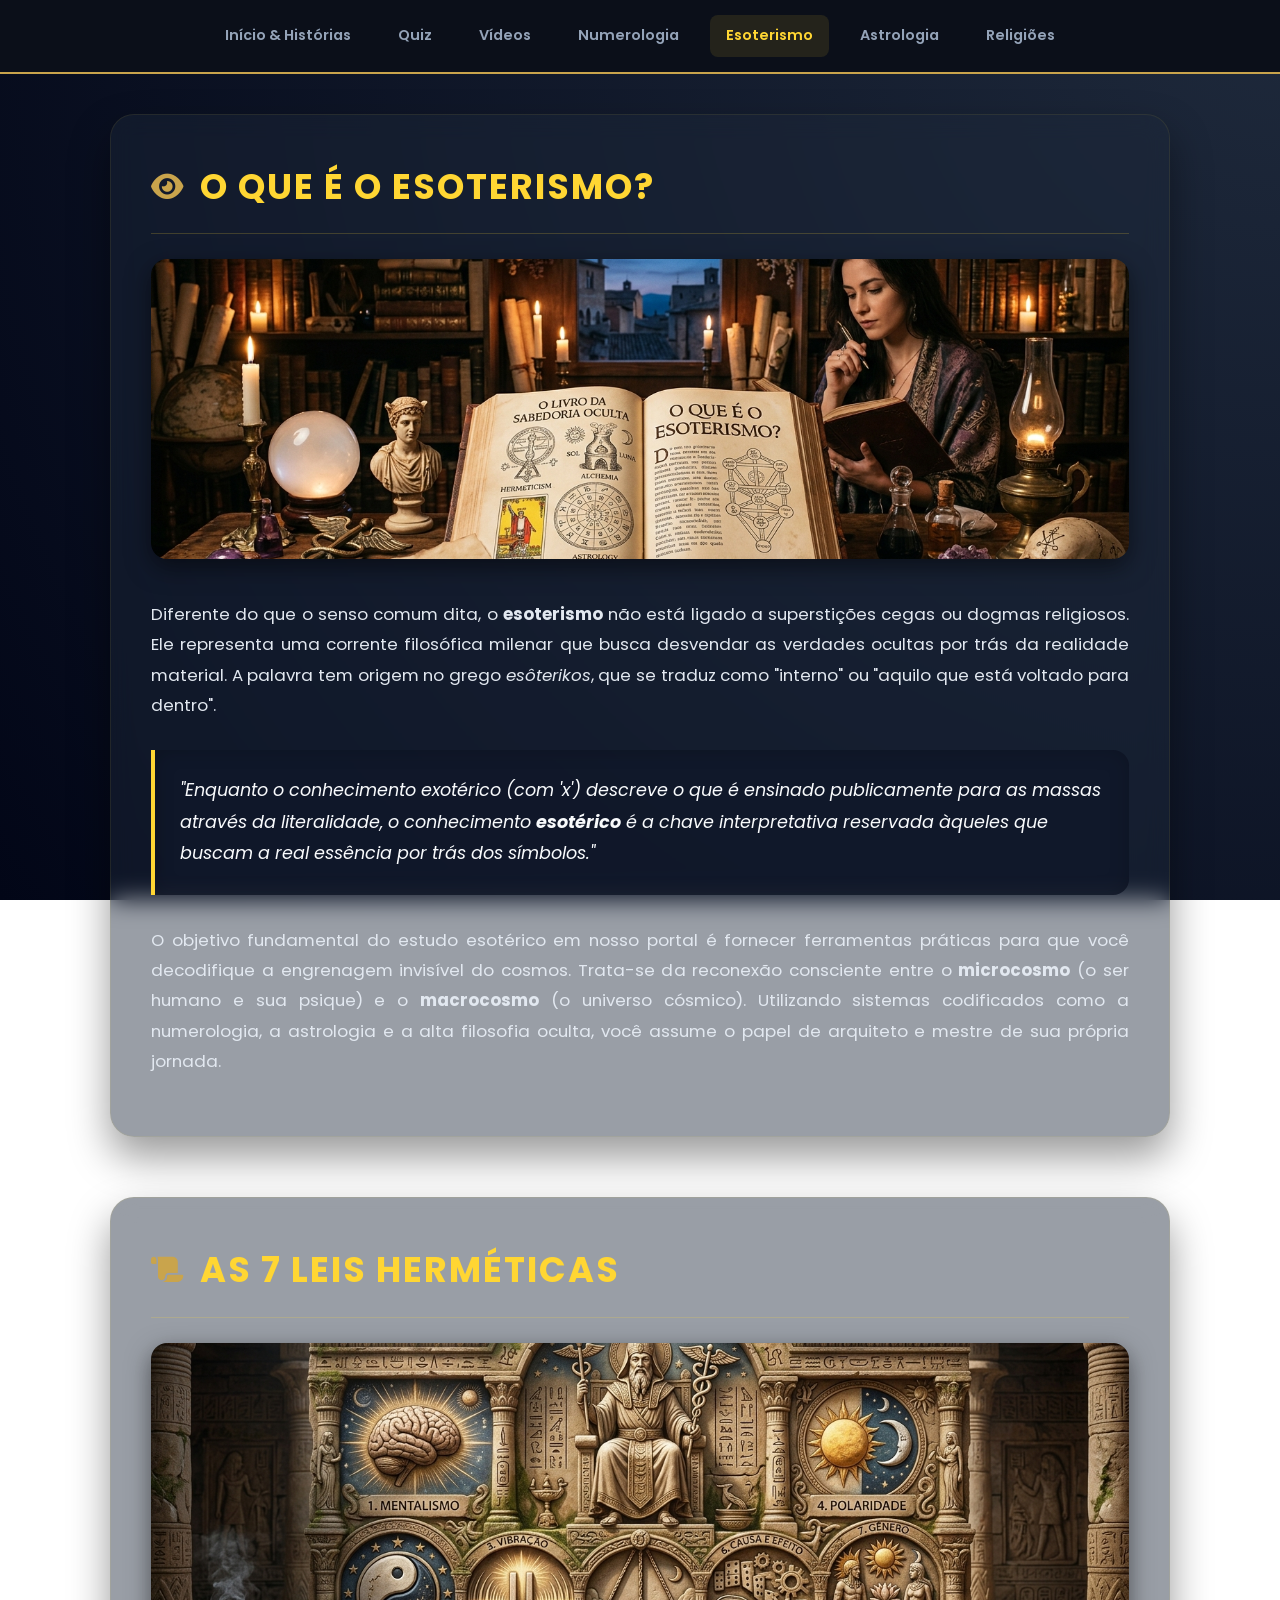
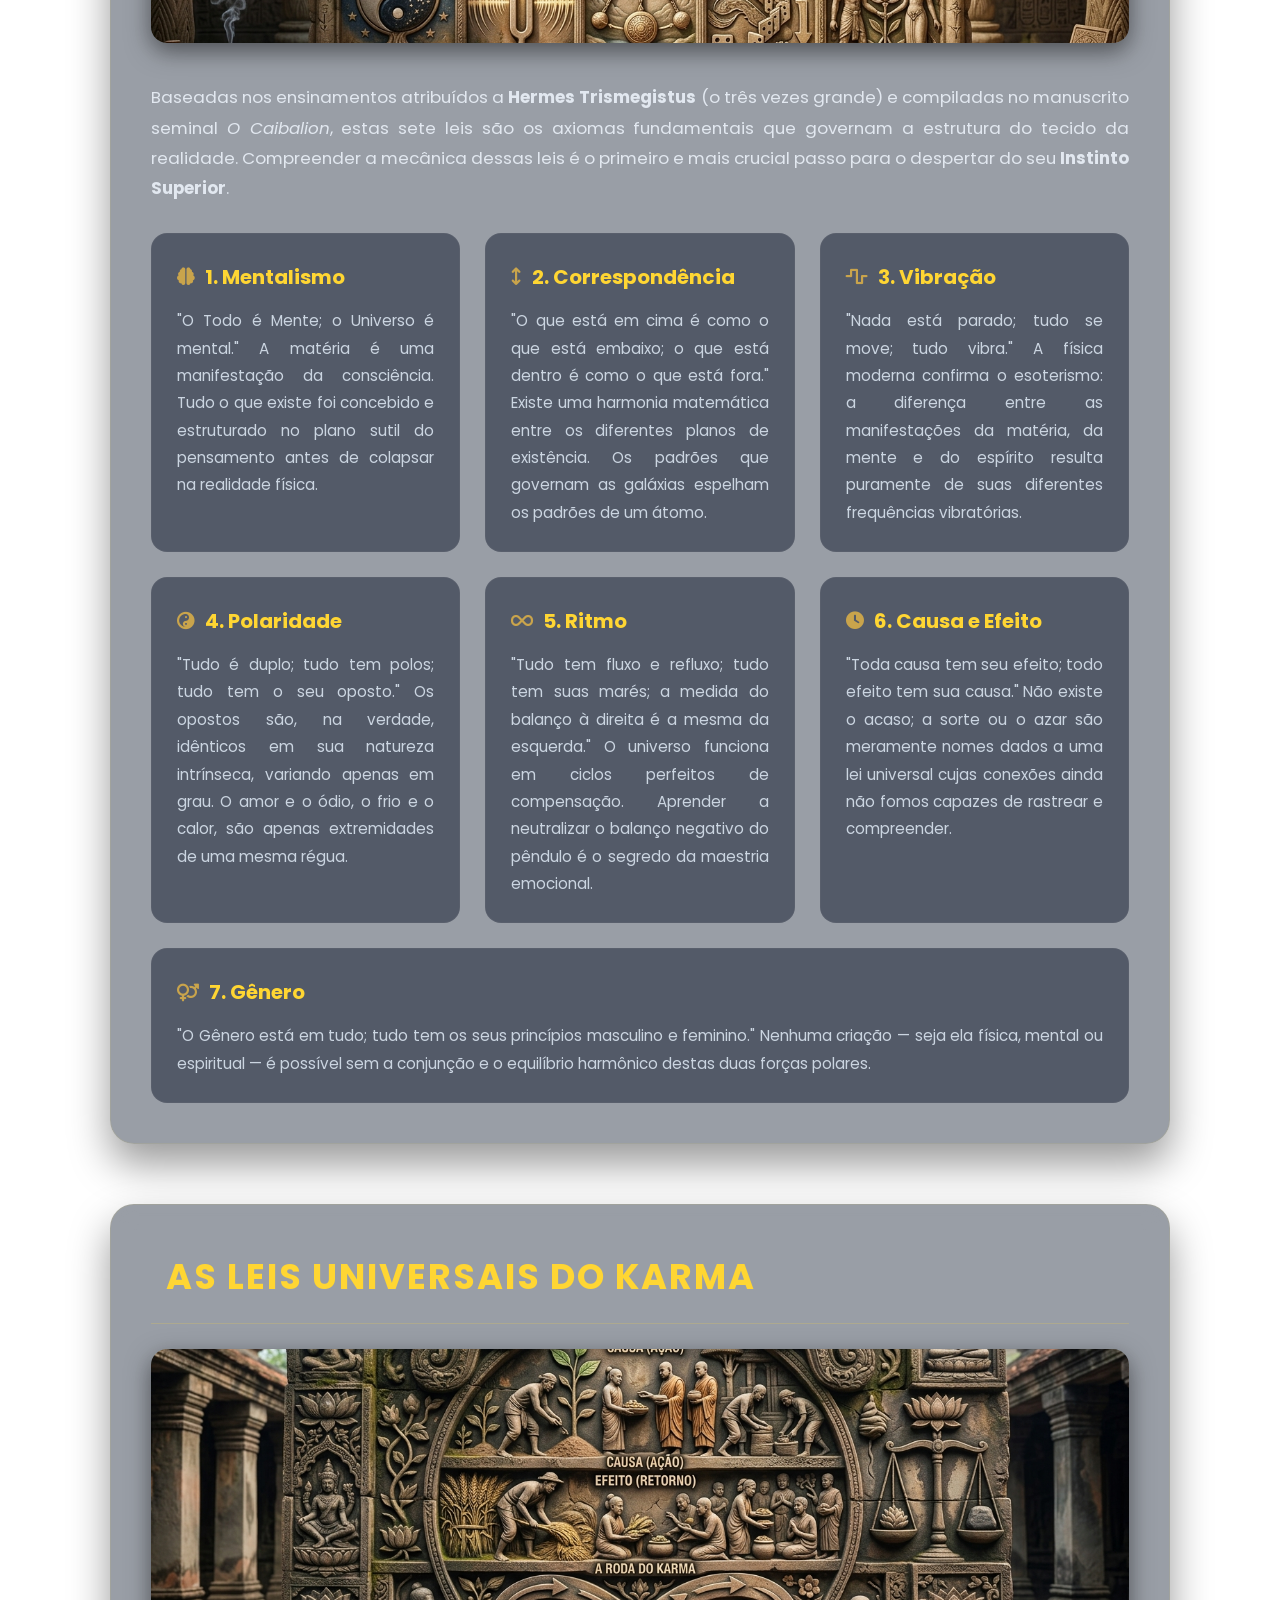
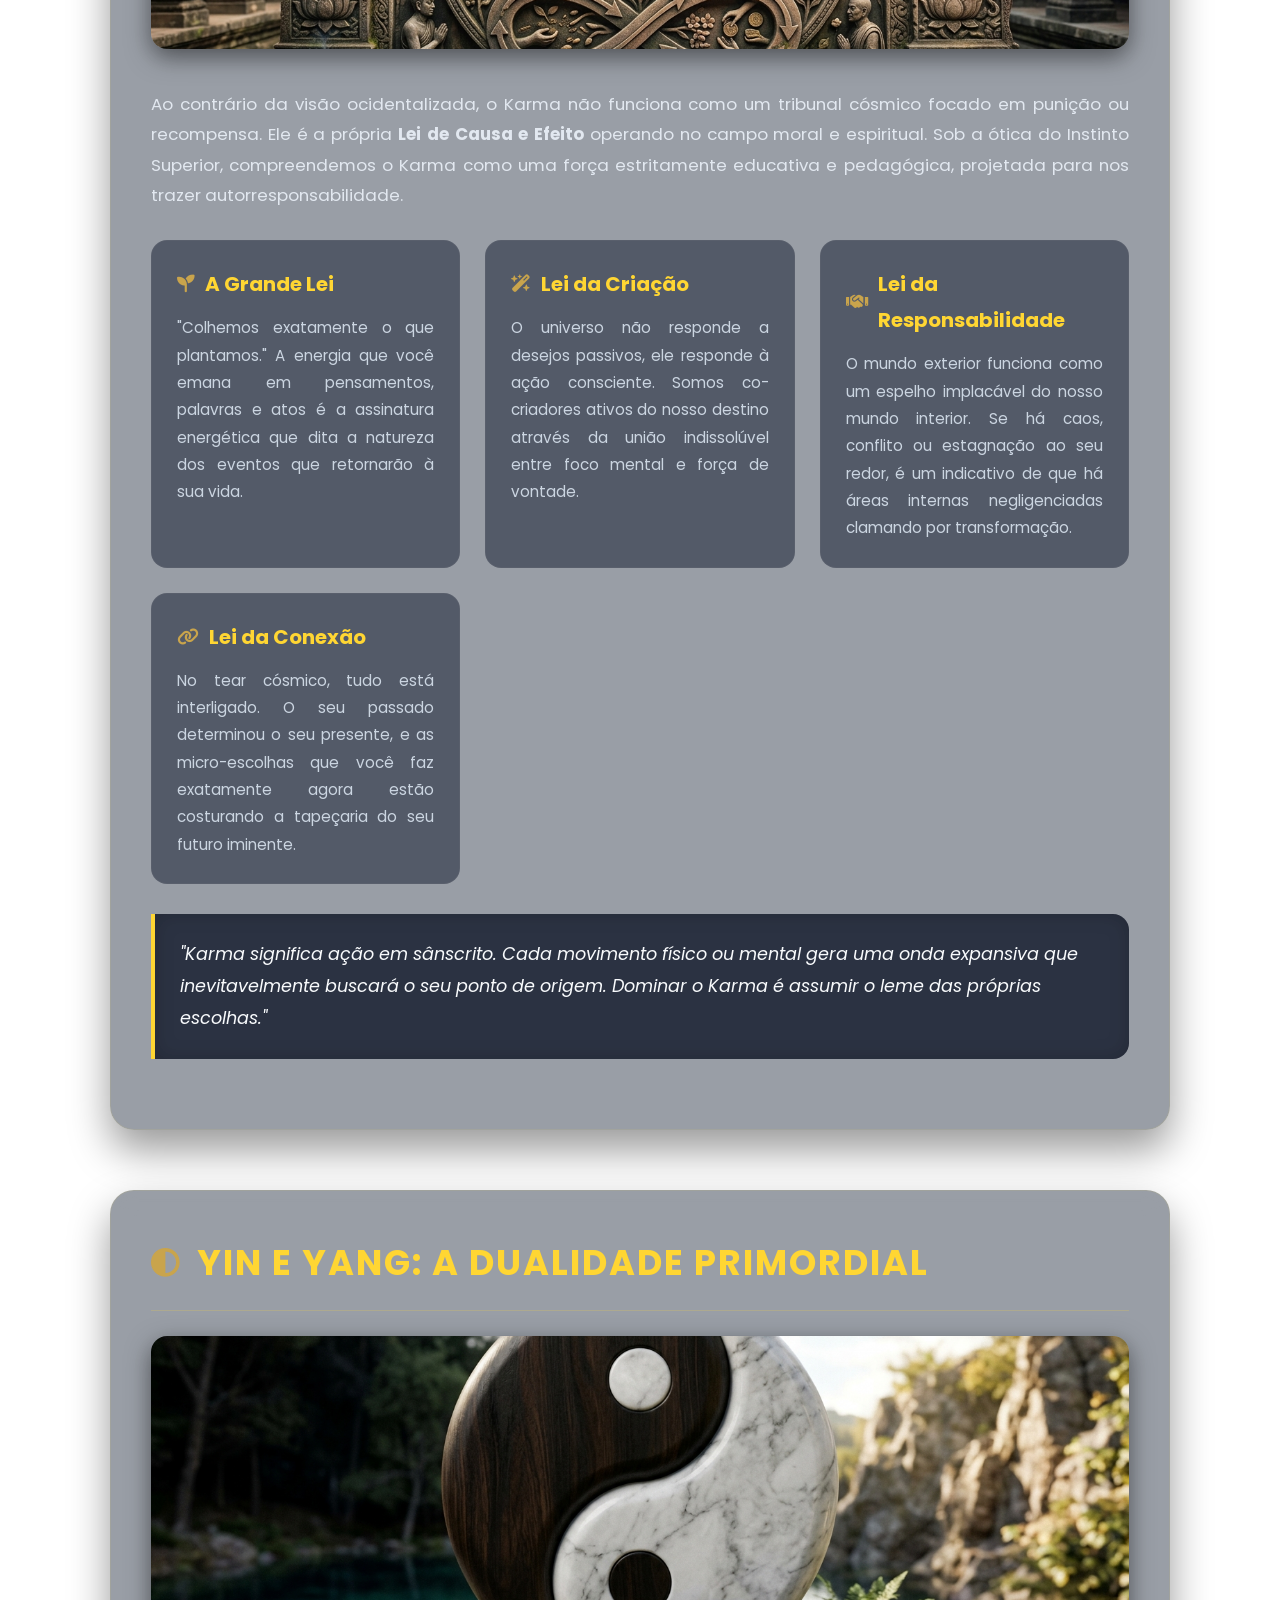
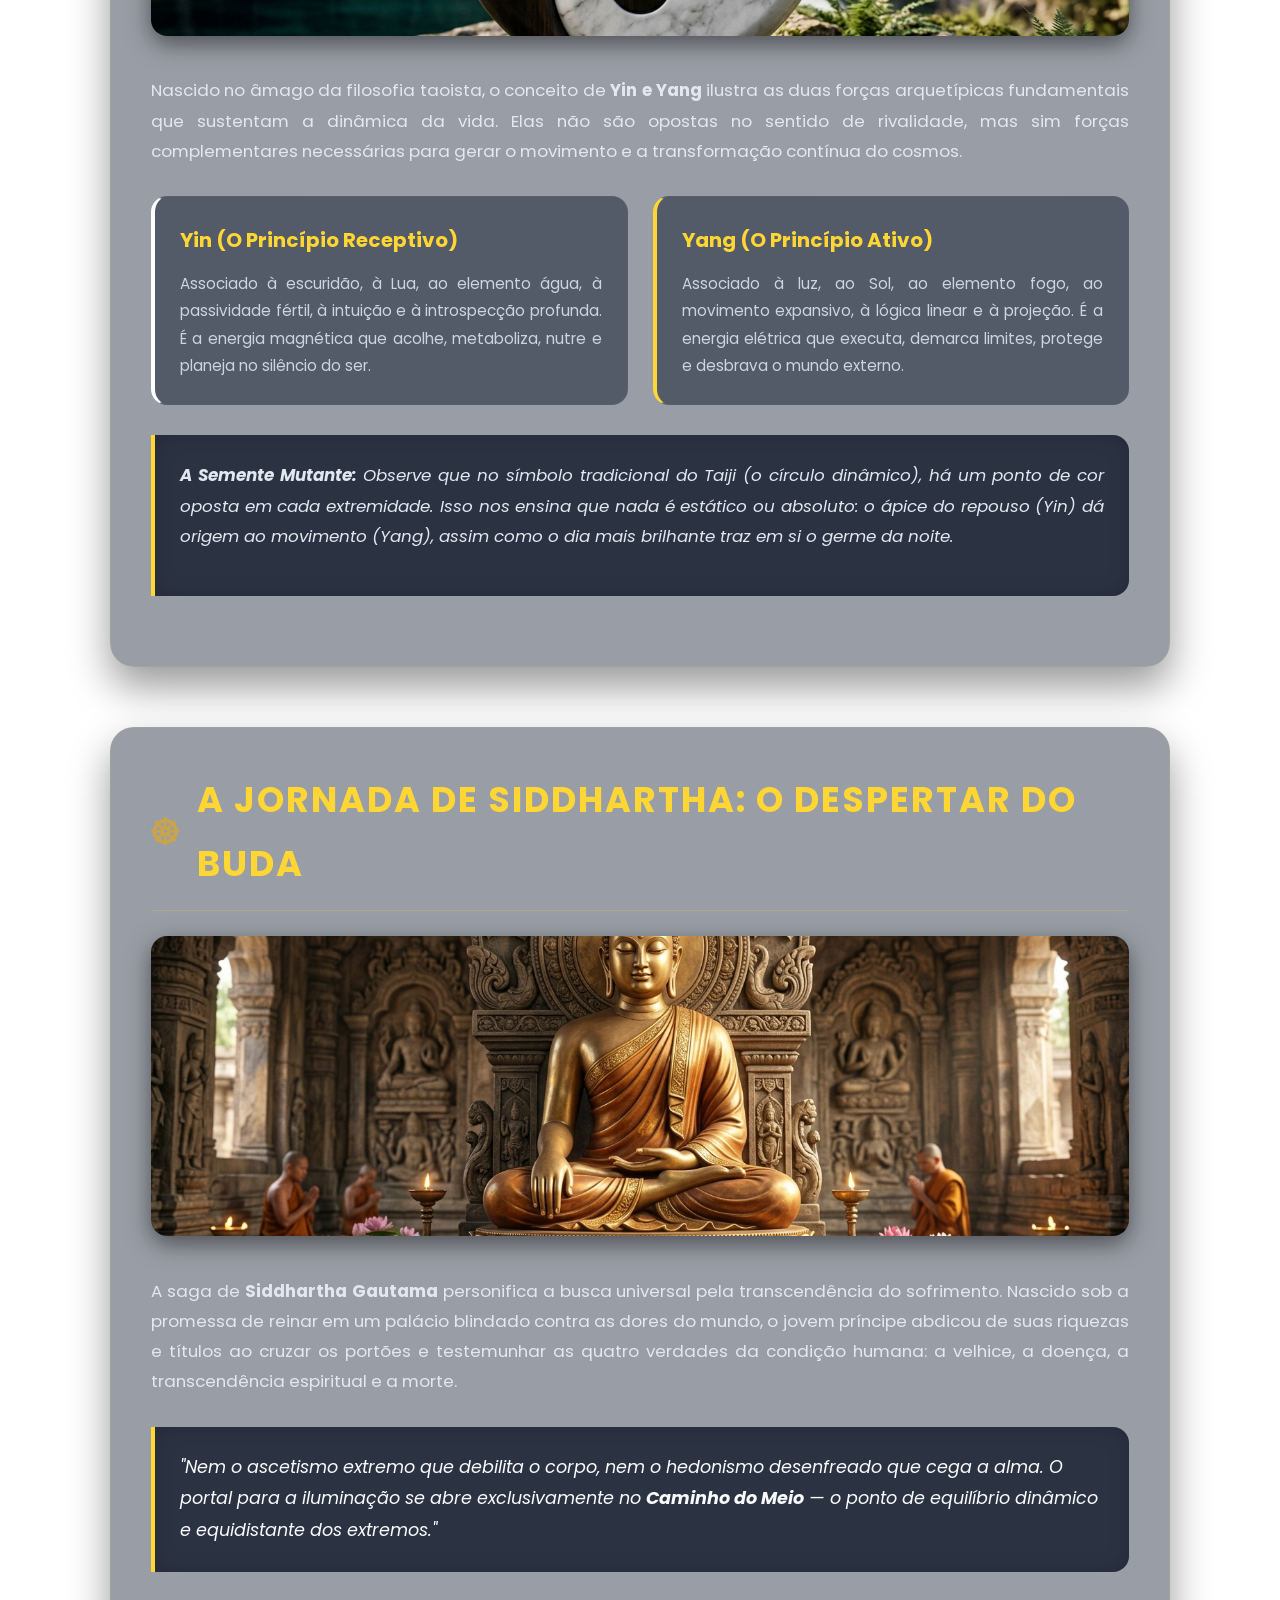
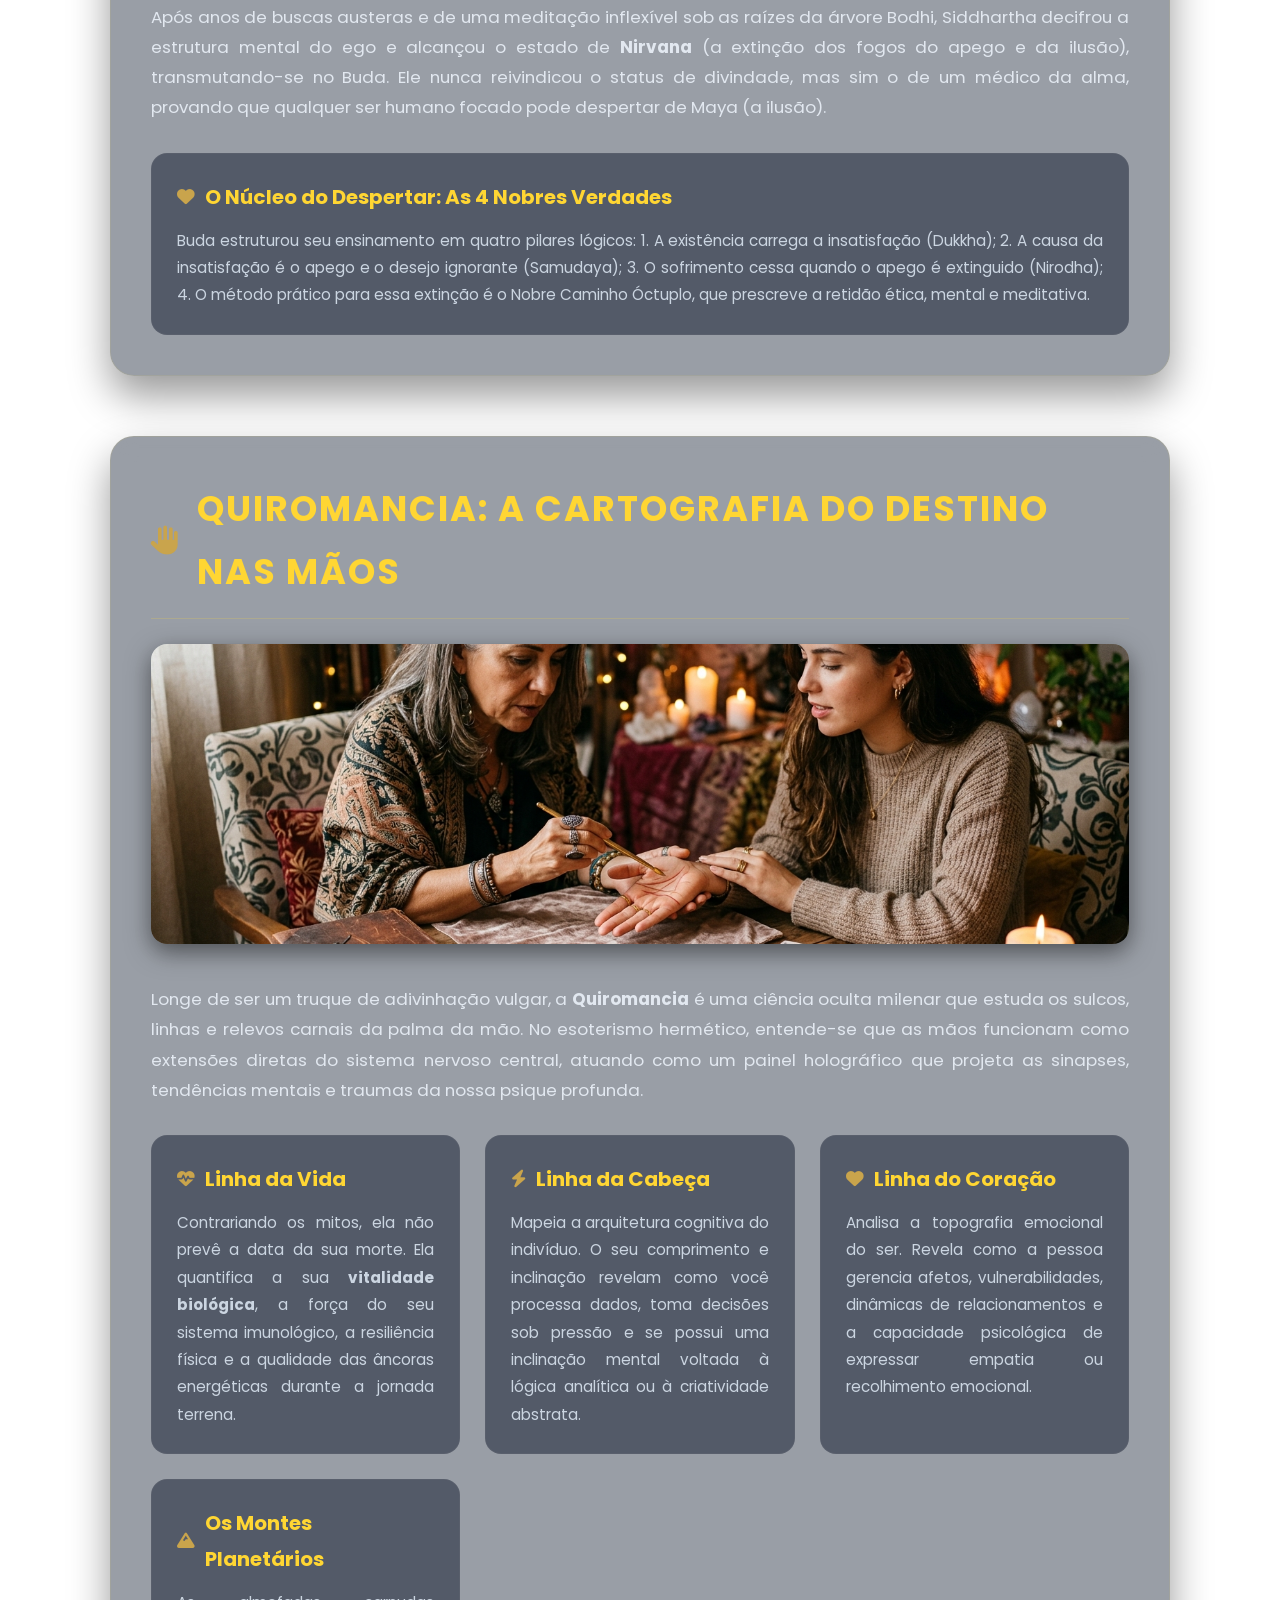
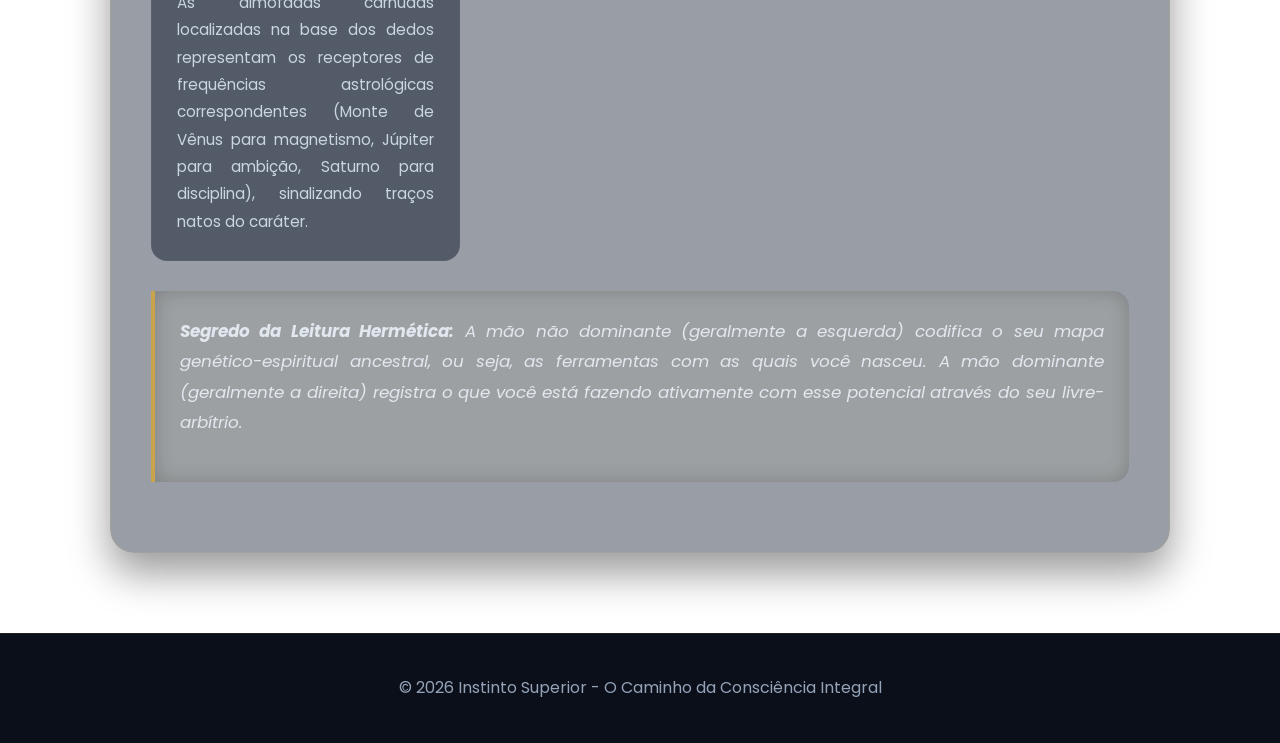
<file: esoterismo.html>
<!DOCTYPE html>
<html lang="pt-br">
<head>
    <meta charset="UTF-8">
    <meta name="viewport" content="width=device-width, initial-scale=1.0">
    <title>Instinto Superior | Espiritualidade e Consciência</title>
    <!-- Fontes e Ícones -->
    <link href="https://fonts.googleapis.com/css2?family=Poppins:wght@300;400;600;700&display=swap" rel="stylesheet">
    <link rel="stylesheet" href="https://cdnjs.cloudflare.com/ajax/libs/font-awesome/6.4.0/css/all.min.css">
    
    <style>
        :root {
            --primary: #ffd633;
            --primary-dark: #c9a44c;
            --bg: #020617;
            --card-bg: rgba(30, 41, 59, 0.45);
            --text: #f8fafc;
            --text-muted: #94a3b8;
        }

        * { box-sizing: border-box; margin: 0; padding: 0; }

        body {
            font-family: 'Poppins', sans-serif;
            background: radial-gradient(circle at top right, #1e293b, #020617);
            background-attachment: fixed;
            color: var(--text);
            line-height: 1.8;
        }

        header {
            width: 100%;
            background: #0b0f19;
            border-bottom: 2px solid var(--primary-dark);
            position: sticky;
            top: 0;
            z-index: 1000;
            backdrop-filter: blur(10px);
        }

        header nav {
            display: flex;
            justify-content: center;
            flex-wrap: wrap;
            gap: 15px;
            max-width: 1200px;
            margin: 0 auto;
            padding: 15px 20px;
        }

        header nav a {
            color: var(--text-muted);
            text-decoration: none;
            font-weight: 600;
            font-size: 0.9rem;
            padding: 8px 16px;
            border-radius: 8px;
            transition: 0.3s ease;
        }

        header nav a:hover, header nav a.active {
            color: var(--primary);
            background: rgba(255, 214, 51, 0.1);
        }

        .main-container {
            max-width: 1100px;
            margin: 40px auto;
            padding: 0 20px;
        }

        /* Estilização Geral das Seções */
        .esp-section {
            background: var(--card-bg);
            backdrop-filter: blur(12px);
            -webkit-backdrop-filter: blur(12px);
            border: 1px solid rgba(255, 214, 51, 0.08);
            border-radius: 24px;
            padding: 40px;
            margin-bottom: 60px;
            box-shadow: 0 20px 40px rgba(0,0,0,0.4);
            overflow: hidden;
        }

        .esp-section h2 {
            color: var(--primary);
            font-size: 2.2rem;
            margin-bottom: 25px;
            text-transform: uppercase;
            letter-spacing: 2px;
            border-bottom: 1px solid rgba(255, 214, 51, 0.2);
            padding-bottom: 15px;
            display: flex;
            align-items: center;
            gap: 15px;
        }

        .esp-section h2 i {
            font-size: 1.8rem;
            color: var(--primary-dark);
        }

        /* Imagens das Seções */
        .section-banner {
            width: 100%;
            height: 300px;
            object-fit: cover;
            border-radius: 16px;
            margin-bottom: 30px;
            box-shadow: 0 8px 24px rgba(0,0,0,0.5);
        }

        p {
            margin-bottom: 20px;
            font-size: 1.05rem;
            color: #e2e8f0;
            text-align: justify;
        }

        .highlight-box {
            background: rgba(15, 23, 42, 0.8);
            border-left: 4px solid var(--primary);
            padding: 25px;
            margin: 30px 0;
            border-radius: 0 16px 16px 0;
            font-style: italic;
            font-size: 1.1rem;
            box-shadow: inset 0 0 20px rgba(0,0,0,0.2);
        }

        /* Grid para Leis e Ensinos */
        .info-grid {
            display: grid;
            grid-template-columns: repeat(auto-fit, minmax(300px, 1fr));
            gap: 25px;
            margin-top: 30px;
        }

        .info-item {
            background: rgba(15, 23, 42, 0.5);
            padding: 25px;
            border-radius: 16px;
            border: 1px solid rgba(255, 255, 255, 0.03);
            transition: transform 0.3s ease, border-color 0.3s ease;
        }

        .info-item:hover {
            transform: translateY(-5px);
            border-color: rgba(255, 214, 51, 0.3);
        }

        .info-item h3 {
            color: var(--primary);
            margin-bottom: 12px;
            font-size: 1.25rem;
            display: flex;
            align-items: center;
            gap: 10px;
        }

        .info-item h3 i {
            color: var(--primary-dark);
            font-size: 1.1rem;
        }

        .info-item p {
            font-size: 0.95rem;
            color: #cbd5e1;
            margin-bottom: 0;
        }

        footer {
            text-align: center;
            padding: 40px;
            background: #0b0f19;
            color: var(--text-muted);
            margin-top: 80px;
            border-top: 1px solid rgba(255, 214, 51, 0.1);
        }

        @media (max-width: 768px) {
            .esp-section { padding: 25px; }
            .esp-section h2 { font-size: 1.7rem; }
            .section-banner { height: 200px; }
        }
    </style>
</head>
<body>

<header>
    <nav>
        <a href="index.html">Início & Histórias</a>
        <a href="quiz.html">Quiz</a>
        <a href="midia.html">Vídeos</a>
        <a href="numerologia.html">Numerologia</a>
        <a href="esoterismo.html" class="active">Esoterismo</a>
        <a href="astrologia.html">Astrologia</a>
        <a href="religioes.html">Religiões </a>
    </nav>
</header>

<div class="main-container">

    <!-- SEÇÃO: O QUE É ESOTERISMO -->
    <section id="esoterismo-base" class="esp-section">
        <h2><i class="fa-solid fa-eye"></i> O que é o Esoterismo?</h2>
        <img src="midia/imagens/Esoterismo.png" alt="Universo Oculto e Místico" class="section-banner">
        
        <p>Diferente do que o senso comum dita, o <strong>esoterismo</strong> não está ligado a superstições cegas ou dogmas religiosos. Ele representa uma corrente filosófica milenar que busca desvendar as verdades ocultas por trás da realidade material. A palavra tem origem no grego <em>esôterikos</em>, que se traduz como "interno" ou "aquilo que está voltado para dentro".</p>
        
        <div class="highlight-box">
            "Enquanto o conhecimento exotérico (com 'x') descreve o que é ensinado publicamente para as massas através da literalidade, o conhecimento <strong>esotérico</strong> é a chave interpretativa reservada àqueles que buscam a real essência por trás dos símbolos."
        </div>

        <p>O objetivo fundamental do estudo esotérico em nosso portal é fornecer ferramentas práticas para que você decodifique a engrenagem invisível do cosmos. Trata-se da reconexão consciente entre o <strong>microcosmo</strong> (o ser humano e sua psique) e o <strong>macrocosmo</strong> (o universo cósmico). Utilizando sistemas codificados como a numerologia, a astrologia e a alta filosofia oculta, você assume o papel de arquiteto e mestre de sua própria jornada.</p>
    </section>

    <!-- SEÇÃO: LEIS HERMÉTICAS -->
    <section id="leis-hermeticas" class="esp-section">
        <h2><i class="fa-solid fa-scroll"></i> As 7 Leis Herméticas</h2>
        <img src="midia/imagens/7LeisHerméticas.png" alt="Geometria Sagrada e Conhecimento" class="section-banner">
        
        <p>Baseadas nos ensinamentos atribuídos a <strong>Hermes Trismegistus</strong> (o três vezes grande) e compiladas no manuscrito seminal <em>O Caibalion</em>, estas sete leis são os axiomas fundamentais que governam a estrutura do tecido da realidade. Compreender a mecânica dessas leis é o primeiro e mais crucial passo para o despertar do seu <strong>Instinto Superior</strong>.</p>

        <div class="info-grid">
            <div class="info-item">
                <h3><i class="fa-solid fa-brain"></i> 1. Mentalismo</h3>
                <p>"O Todo é Mente; o Universo é mental." A matéria é uma manifestação da consciência. Tudo o que existe foi concebido e estruturado no plano sutil do pensamento antes de colapsar na realidade física.</p>
            </div>
            <div class="info-item">
                <h3><i class="fa-solid fa-arrows-up-down"></i> 2. Correspondência</h3>
                <p>"O que está em cima é como o que está embaixo; o que está dentro é como o que está fora." Existe uma harmonia matemática entre os diferentes planos de existência. Os padrões que governam as galáxias espelham os padrões de um átomo.</p>
            </div>
            <div class="info-item">
                <h3><i class="fa-solid fa-wave-square"></i> 3. Vibração</h3>
                <p>"Nada está parado; tudo se move; tudo vibra." A física moderna confirma o esoterismo: a diferença entre as manifestações da matéria, da mente e do espírito resulta puramente de suas diferentes frequências vibratórias.</p>
            </div>
            <div class="info-item">
                <h3><i class="fa-solid fa-yin-yang"></i> 4. Polaridade</h3>
                <p>"Tudo é duplo; tudo tem polos; tudo tem o seu oposto." Os opostos são, na verdade, idênticos em sua natureza intrínseca, variando apenas em grau. O amor e o ódio, o frio e o calor, são apenas extremidades de uma mesma régua.</p>
            </div>
            <div class="info-item">
                <h3><i class="fa-solid fa-infinity"></i> 5. Ritmo</h3>
                <p>"Tudo tem fluxo e refluxo; tudo tem suas marés; a medida do balanço à direita é a mesma da esquerda." O universo funciona em ciclos perfeitos de compensação. Aprender a neutralizar o balanço negativo do pêndulo é o segredo da maestria emocional.</p>
            </div>
            <div class="info-item">
                <h3><i class="fa-solid fa-clock"></i> 6. Causa e Efeito</h3>
                <p>"Toda causa tem seu efeito; todo efeito tem sua causa." Não existe o acaso; a sorte ou o azar são meramente nomes dados a uma lei universal cujas conexões ainda não fomos capazes de rastrear e compreender.</p>
            </div>
            <div class="info-item" style="grid-column: 1 / -1;">
                <h3><i class="fa-solid fa-venus-mars"></i> 7. Gênero</h3>
                <p>"O Gênero está em tudo; tudo tem os seus princípios masculino e feminino." Nenhuma criação — seja ela física, mental ou espiritual — é possível sem a conjunção e o equilíbrio harmônico destas duas forças polares.</p>
            </div>
        </div>
    </section>

    <!-- SEÇÃO: LEIS DO KARMA -->
    <section id="leis-karma" class="esp-section">
        <h2><i class="fa-solid fa-wheel-of-dharma"></i> As Leis Universais do Karma</h2>
        <img src="midia/imagens/AsLeisKarma.png" alt="Meditação e Causa e Efeito" class="section-banner">
        
        <p>Ao contrário da visão ocidentalizada, o Karma não funciona como um tribunal cósmico focado em punição ou recompensa. Ele é a própria <strong>Lei de Causa e Efeito</strong> operando no campo moral e espiritual. Sob a ótica do Instinto Superior, compreendemos o Karma como uma força estritamente educativa e pedagógica, projetada para nos trazer autorresponsabilidade.</p>

        <div class="info-grid">
            <div class="info-item">
                <h3><i class="fa-solid fa-seedling"></i> A Grande Lei</h3>
                <p>"Colhemos exatamente o que plantamos." A energia que você emana em pensamentos, palavras e atos é a assinatura energética que dita a natureza dos eventos que retornarão à sua vida.</p>
            </div>
            <div class="info-item">
                <h3><i class="fa-solid fa-wand-magic-sparkles"></i> Lei da Criação</h3>
                <p>O universo não responde a desejos passivos, ele responde à ação consciente. Somos co-criadores ativos do nosso destino através da união indissolúvel entre foco mental e força de vontade.</p>
            </div>
            <div class="info-item">
                <h3><i class="fa-solid fa-handshake"></i> Lei da Responsabilidade</h3>
                <p>O mundo exterior funciona como um espelho implacável do nosso mundo interior. Se há caos, conflito ou estagnação ao seu redor, é um indicativo de que há áreas internas negligenciadas clamando por transformação.</p>
            </div>
            <div class="info-item">
                <h3><i class="fa-solid fa-link"></i> Lei da Conexão</h3>
                <p>No tear cósmico, tudo está interligado. O seu passado determinou o seu presente, e as micro-escolhas que você faz exatamente agora estão costurando a tapeçaria do seu futuro iminente.</p>
            </div>
        </div>

        <div class="highlight-box">
            "Karma significa ação em sânscrito. Cada movimento físico ou mental gera uma onda expansiva que inevitavelmente buscará o seu ponto de origem. Dominar o Karma é assumir o leme das próprias escolhas."
        </div>
    </section>

    <!-- SEÇÃO: YIN E YANG -->
    <section id="yin-yang" class="esp-section">
        <h2><i class="fa-solid fa-circle-half-stroke"></i> Yin e Yang: A Dualidade Primordial</h2>
        <img src="midia/imagens/inyang.png" alt="Equilíbrio da Natureza" class="section-banner">
        
        <p>Nascido no âmago da filosofia taoista, o conceito de <strong>Yin e Yang</strong> ilustra as duas forças arquetípicas fundamentais que sustentam a dinâmica da vida. Elas não são opostas no sentido de rivalidade, mas sim forças complementares necessárias para gerar o movimento e a transformação contínua do cosmos.</p>

        <div class="info-grid">
            <div class="info-item" style="border-left: 4px solid #ffffff;">
                <h3>Yin (O Princípio Receptivo)</h3>
                <p>Associado à escuridão, à Lua, ao elemento água, à passividade fértil, à intuição e à introspecção profunda. É a energia magnética que acolhe, metaboliza, nutre e planeja no silêncio do ser.</p>
            </div>
            <div class="info-item" style="border-left: 4px solid var(--primary);">
                <h3>Yang (O Princípio Ativo)</h3>
                <p>Associado à luz, ao Sol, ao elemento fogo, ao movimento expansivo, à lógica linear e à projeção. É a energia elétrica que executa, demarca limites, protege e desbrava o mundo externo.</p>
            </div>
        </div>

        <div class="highlight-box" style="text-align: center;">
            <p><strong>A Semente Mutante:</strong> Observe que no símbolo tradicional do Taiji (o círculo dinâmico), há um ponto de cor oposta em cada extremidade. Isso nos ensina que nada é estático ou absoluto: o ápice do repouso (Yin) dá origem ao movimento (Yang), assim como o dia mais brilhante traz em si o germe da noite.</p>
        </div>
    </section>

    <!-- SEÇÃO: JORNADA DE BUDHA -->
    <section id="historia-buda" class="esp-section">
        <h2><i class="fa-solid fa-dharmachakra"></i> A Jornada de Siddhartha: O Despertar do Buda</h2>
        <img src="midia/imagens/Gautamabuda.png" alt="Estatua de Buda em Meditação" class="section-banner">
        
        <p>A saga de <strong>Siddhartha Gautama</strong> personifica a busca universal pela transcendência do sofrimento. Nascido sob a promessa de reinar em um palácio blindado contra as dores do mundo, o jovem príncipe abdicou de suas riquezas e títulos ao cruzar os portões e testemunhar as quatro verdades da condição humana: a velhice, a doença, a transcendência espiritual e a morte.</p>
        
        <div class="highlight-box">
            "Nem o ascetismo extremo que debilita o corpo, nem o hedonismo desenfreado que cega a alma. O portal para a iluminação se abre exclusivamente no <strong>Caminho do Meio</strong> — o ponto de equilíbrio dinâmico e equidistante dos extremos."
        </div>

        <p>Após anos de buscas austeras e de uma meditação inflexível sob as raízes da árvore Bodhi, Siddhartha decifrou a estrutura mental do ego e alcançou o estado de <strong>Nirvana</strong> (a extinção dos fogos do apego e da ilusão), transmutando-se no Buda. Ele nunca reivindicou o status de divindade, mas sim o de um médico da alma, provando que qualquer ser humano focado pode despertar de Maya (a ilusão).</p>

        <div class="info-grid">
            <div class="info-item" style="grid-column: 1 / -1;">
                <h3><i class="fa-solid fa-heart"></i> O Núcleo do Despertar: As 4 Nobres Verdades</h3>
                <p>Buda estruturou seu ensinamento em quatro pilares lógicos: 1. A existência carrega a insatisfação (Dukkha); 2. A causa da insatisfação é o apego e o desejo ignorante (Samudaya); 3. O sofrimento cessa quando o apego é extinguido (Nirodha); 4. O método prático para essa extinção é o Nobre Caminho Óctuplo, que prescreve a retidão ética, mental e meditativa.</p>
            </div>
        </div>
    </section>

    <!-- SEÇÃO: QUIROMANCIA -->
    <section id="quiromancia" class="esp-section">
        <h2><i class="fa-solid fa-hand"></i> Quiromancia: A Cartografia do Destino nas Mãos</h2>
        <img src="midia/imagens/quiromante.png" alt="Mãos e Constelações Místicas" class="section-banner">
        
        <p>Longe de ser um truque de adivinhação vulgar, a <strong>Quiromancia</strong> é uma ciência oculta milenar que estuda os sulcos, linhas e relevos carnais da palma da mão. No esoterismo hermético, entende-se que as mãos funcionam como extensões diretas do sistema nervoso central, atuando como um painel holográfico que projeta as sinapses, tendências mentais e traumas da nossa psique profunda.</p>

        <div class="info-grid">
            <div class="info-item">
                <h3><i class="fa-solid fa-heart-pulse"></i> Linha da Vida</h3>
                <p>Contrariando os mitos, ela não prevê a data da sua morte. Ela quantifica a sua <strong>vitalidade biológica</strong>, a força do seu sistema imunológico, a resiliência física e a qualidade das âncoras energéticas durante a jornada terrena.</p>
            </div>
            <div class="info-item">
                <h3><i class="fa-solid fa-bolt"></i> Linha da Cabeça</h3>
                <p>Mapeia a arquitetura cognitiva do indivíduo. O seu comprimento e inclinação revelam como você processa dados, toma decisões sob pressão e se possui uma inclinação mental voltada à lógica analítica ou à criatividade abstrata.</p>
            </div>
            <div class="info-item">
                <h3><i class="fa-solid fa-heart"></i> Linha do Coração</h3>
                <p>Analisa a topografia emocional do ser. Revela como a pessoa gerencia afetos, vulnerabilidades, dinâmicas de relacionamentos e a capacidade psicológica de expressar empatia ou recolhimento emocional.</p>
            </div>
            <div class="info-item">
                <h3><i class="fa-solid fa-mountain"></i> Os Montes Planetários</h3>
                <p>As almofadas carnudas localizadas na base dos dedos representam os receptores de frequências astrológicas correspondentes (Monte de Vênus para magnetismo, Júpiter para ambição, Saturno para disciplina), sinalizando traços natos do caráter.</p>
            </div>
        </div>

        <div class="highlight-box" style="background: rgba(255, 214, 51, 0.03); border-left-color: var(--primary-dark);">
            <p><strong>Segredo da Leitura Hermética:</strong> A mão não dominante (geralmente a esquerda) codifica o seu mapa genético-espiritual ancestral, ou seja, as ferramentas com as quais você nasceu. A mão dominante (geralmente a direita) registra o que você está fazendo ativamente com esse potencial através do seu livre-arbítrio.</p>
        </div>
    </section>

</div>

<footer>
    &copy; 2026 Instinto Superior - O Caminho da Consciência Integral
</footer>

</body>
</html>
</file>
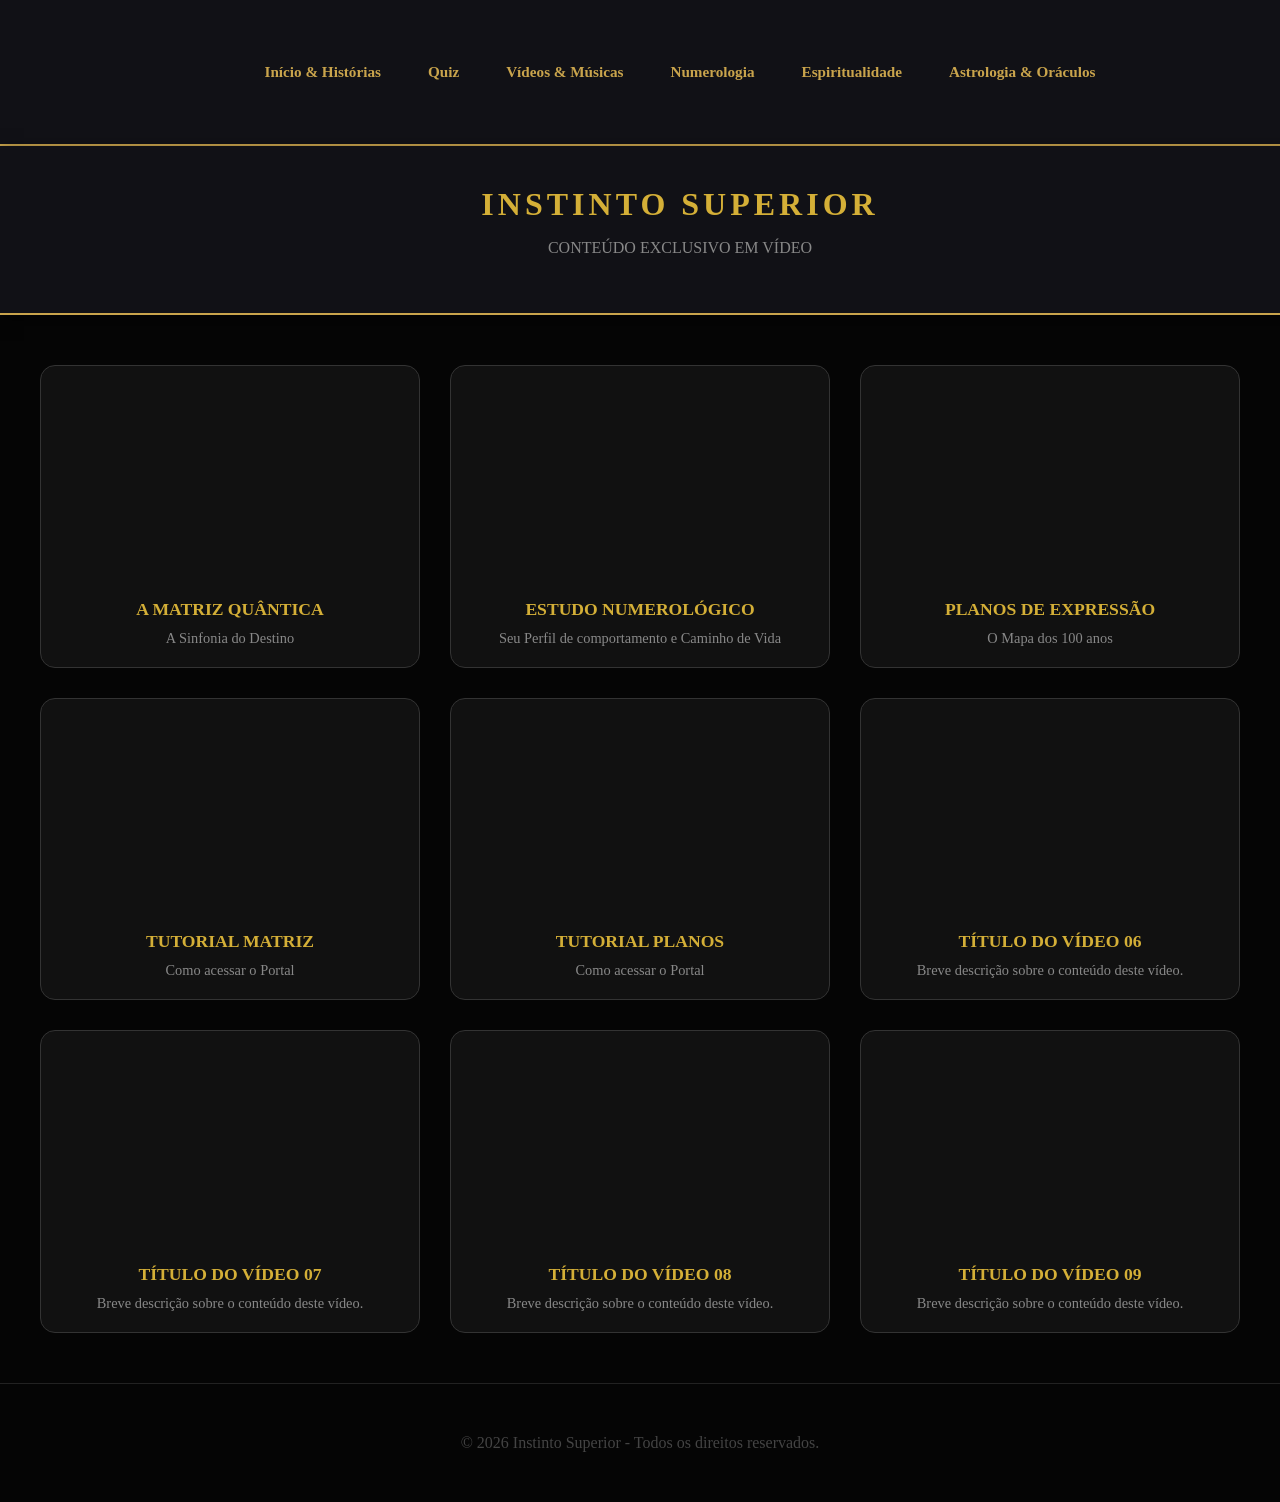
<file: midia.html>
<!DOCTYPE html>
<html lang="pt-br">
<head>
    <meta charset="UTF-8">
    <meta name="viewport" content="width=device-width, initial-scale=1.0">
    <title>Galeria de Vídeos - Instinto Superior</title>
    <style>

        :root {
            --primary: #ffd633;
            --primary-dark: #c9a44c;
            --bg: #020617;
            --card-bg: rgba(30, 41, 59, 0.6);
            --text: #f8fafc;
            --text-muted: #94a3b8;
        }
        
        body { font-family: 'Georgia', serif; background-color: #050505; color: #f0f0f0; margin: 0; padding: 0; }
        header { background: #000; padding: 40px; text-align: center; border-bottom: 3px solid #d4af37; }
        .logo { color: #d4af37; font-size: 2em; font-weight: bold; letter-spacing: 4px; text-transform: uppercase; }
        
        .video-grid {
            display: grid;
            grid-template-columns: repeat(auto-fit, minmax(320px, 1fr));
            gap: 30px;
            max-width: 1200px;
            margin: 50px auto;
            padding: 0 20px;
        }

        .video-card {
            background: #111;
            border: 1px solid #333;
            border-radius: 15px;
            overflow: hidden;
            transition: 0.3s;
        }
        .video-card:hover { border-color: #d4af37; transform: translateY(-5px); }

        /* Container para manter a proporção 16:9 do YouTube */
        .video-container {
            position: relative;
            width: 100%;
            padding-bottom: 56.25%; /* Proporção 16:9 */
            height: 0;
        }
        .video-container iframe {
            position: absolute;
            top: 0;
            left: 0;
            width: 100%;
            height: 100%;
            border: 0;
        }

        .video-info { padding: 20px; text-align: center; }
        .video-info h3 { color: #d4af37; margin: 0 0 10px 0; text-transform: uppercase; font-size: 1.1em; }
        .video-info p { color: #888; font-size: 0.9em; margin: 0; }

        footer { text-align: center; padding: 50px; color: #444; border-top: 1px solid #222; }


                /* HEADER & NAVEGAÇÃO */
        header {
            width: 100%;
            background: #111116;
            border-bottom: 2px solid var(--primary-dark);
            box-shadow: 0 4px 15px rgba(0,0,0,0.5);
            z-index: 100;
        }

        header nav {
            display: flex;
            justify-content: center;
            flex-wrap: wrap;
            gap: 15px;
            max-width: 1200px;
            margin: 0 auto;
            padding: 15px 20px;
        }

        header nav a {
            color: var(--primary-dark);
            text-decoration: none;
            font-weight: 600;
            font-size: 0.95rem;
            padding: 8px 16px;
            border-radius: 4px;
            transition: all 0.3s ease;
        }

        header nav a:hover {
            background: rgba(201, 164, 76, 0.15);
            color: var(--primary);
        }
      
      
 @media (max-width: 768px) {
    /* Ajusta o container principal */
    .zodiac-container, .video-grid {
        padding: 10px;
        gap: 20px;
    }

    /* Faz os cards ocuparem a tela toda sem sobrar espaço */
    .sign-card, .video-card {
        width: 100% !important;
        padding: 15px !important;
        margin: 0 auto;
    }

    /* Ajusta a imagem da armadura para não ficar gigante no celular */
    .armor-box {
        width: 100% !important;
        height: auto !important;
        min-height: 200px;
    }

    /* Diminui os títulos para caberem em uma linha */
    .sign-title h2 {
        font-size: 1.8em !important;
    }
}     
      
      
    </style>
</head>
<body>

  <header>
    <nav>
        <a href="index.html">Início & Histórias</a>
        <a href="quiz.html">Quiz</a>
        <a href="midia.html">Vídeos & Músicas</a>
        <a href="numerologia.html">Numerologia</a>
        <a href="esoterismo.html">Espiritualidade</a>
        <a href="astrologia.html">Astrologia & Oráculos</a>
    </nav>
</header>  

    <header>
        <div class="logo">Instinto Superior</div>
        <p style="color: #888;">CONTEÚDO EXCLUSIVO EM VÍDEO</p>
    </header>

    <div class="video-grid">
        
        <!-- VÍDEO 01 -->
        <div class="video-card">
            <div class="video-container">
                <iframe src="https://www.youtube.com/embed/jfbf1L5Bbho" allowfullscreen></iframe>
            </div>
            <div class="video-info">
                <h3>A Matriz Quântica</h3>
                <p>A Sinfonia do Destino</p>
            </div>
        </div>

        <!-- VÍDEO 02 -->
        <div class="video-card">
            <div class="video-container">
                <iframe src="https://www.youtube.com/embed/tfCrFGUnibI" allowfullscreen></iframe>
            </div>
            <div class="video-info">
                <h3>Estudo Numerológico</h3>
                <p>Seu Perfil de comportamento e Caminho de Vida</p>
            </div>
        </div>

        <!-- VÍDEO 03 -->
        <div class="video-card">
            <div class="video-container">
                <iframe src="https://www.youtube.com/embed/k375lfJCLcA" allowfullscreen></iframe>
            </div>
            <div class="video-info">
                <h3>Planos de Expressão</h3>
                <p>O Mapa dos 100 anos</p>
            </div>
        </div>

        <!-- VÍDEO 04 -->
        <div class="video-card">
            <div class="video-container">
                <iframe src="https://www.youtube.com/embed/WV02bqCCd5w" allowfullscreen></iframe>
            </div>
            <div class="video-info">
                <h3>Tutorial Matriz</h3>
                <p>Como acessar o Portal</p>
            </div>
        </div>

        <!-- VÍDEO 05 -->
        <div class="video-card">
            <div class="video-container">
                <iframe src="https://www.youtube.com/embed/tLrR4tsM4as" allowfullscreen></iframe>
            </div>
            <div class="video-info">
                <h3>Tutorial Planos</h3>
                <p>Como acessar o Portal</p>
            </div>
        </div>

        <!-- VÍDEO 06 -->
        <div class="video-card">
            <div class="video-container">
                <iframe src="https://www.youtube.com/embed/ID_DO_VIDEO_06" allowfullscreen></iframe>
            </div>
            <div class="video-info">
                <h3>Título do Vídeo 06</h3>
                <p>Breve descrição sobre o conteúdo deste vídeo.</p>
            </div>
        </div>

        <!-- VÍDEO 07 -->
        <div class="video-card">
            <div class="video-container">
                <iframe src="https://www.youtube.com/embed/ID_DO_VIDEO_07" allowfullscreen></iframe>
            </div>
            <div class="video-info">
                <h3>Título do Vídeo 07</h3>
                <p>Breve descrição sobre o conteúdo deste vídeo.</p>
            </div>
        </div>

        <!-- VÍDEO 08 -->
        <div class="video-card">
            <div class="video-container">
                <iframe src="https://www.youtube.com/embed/ID_DO_VIDEO_08" allowfullscreen></iframe>
            </div>
            <div class="video-info">
                <h3>Título do Vídeo 08</h3>
                <p>Breve descrição sobre o conteúdo deste vídeo.</p>
            </div>
        </div>

        <!-- VÍDEO 09 -->
        <div class="video-card">
            <div class="video-container">
                <iframe src="https://www.youtube.com/embed/ID_DO_VIDEO_09" allowfullscreen></iframe>
            </div>
            <div class="video-info">
                <h3>Título do Vídeo 09</h3>
                <p>Breve descrição sobre o conteúdo deste vídeo.</p>
            </div>
        </div>

    </div>

    <footer>
        &copy; 2026 Instinto Superior - Todos os direitos reservados.
    </footer>

</body>
</html>
</file>
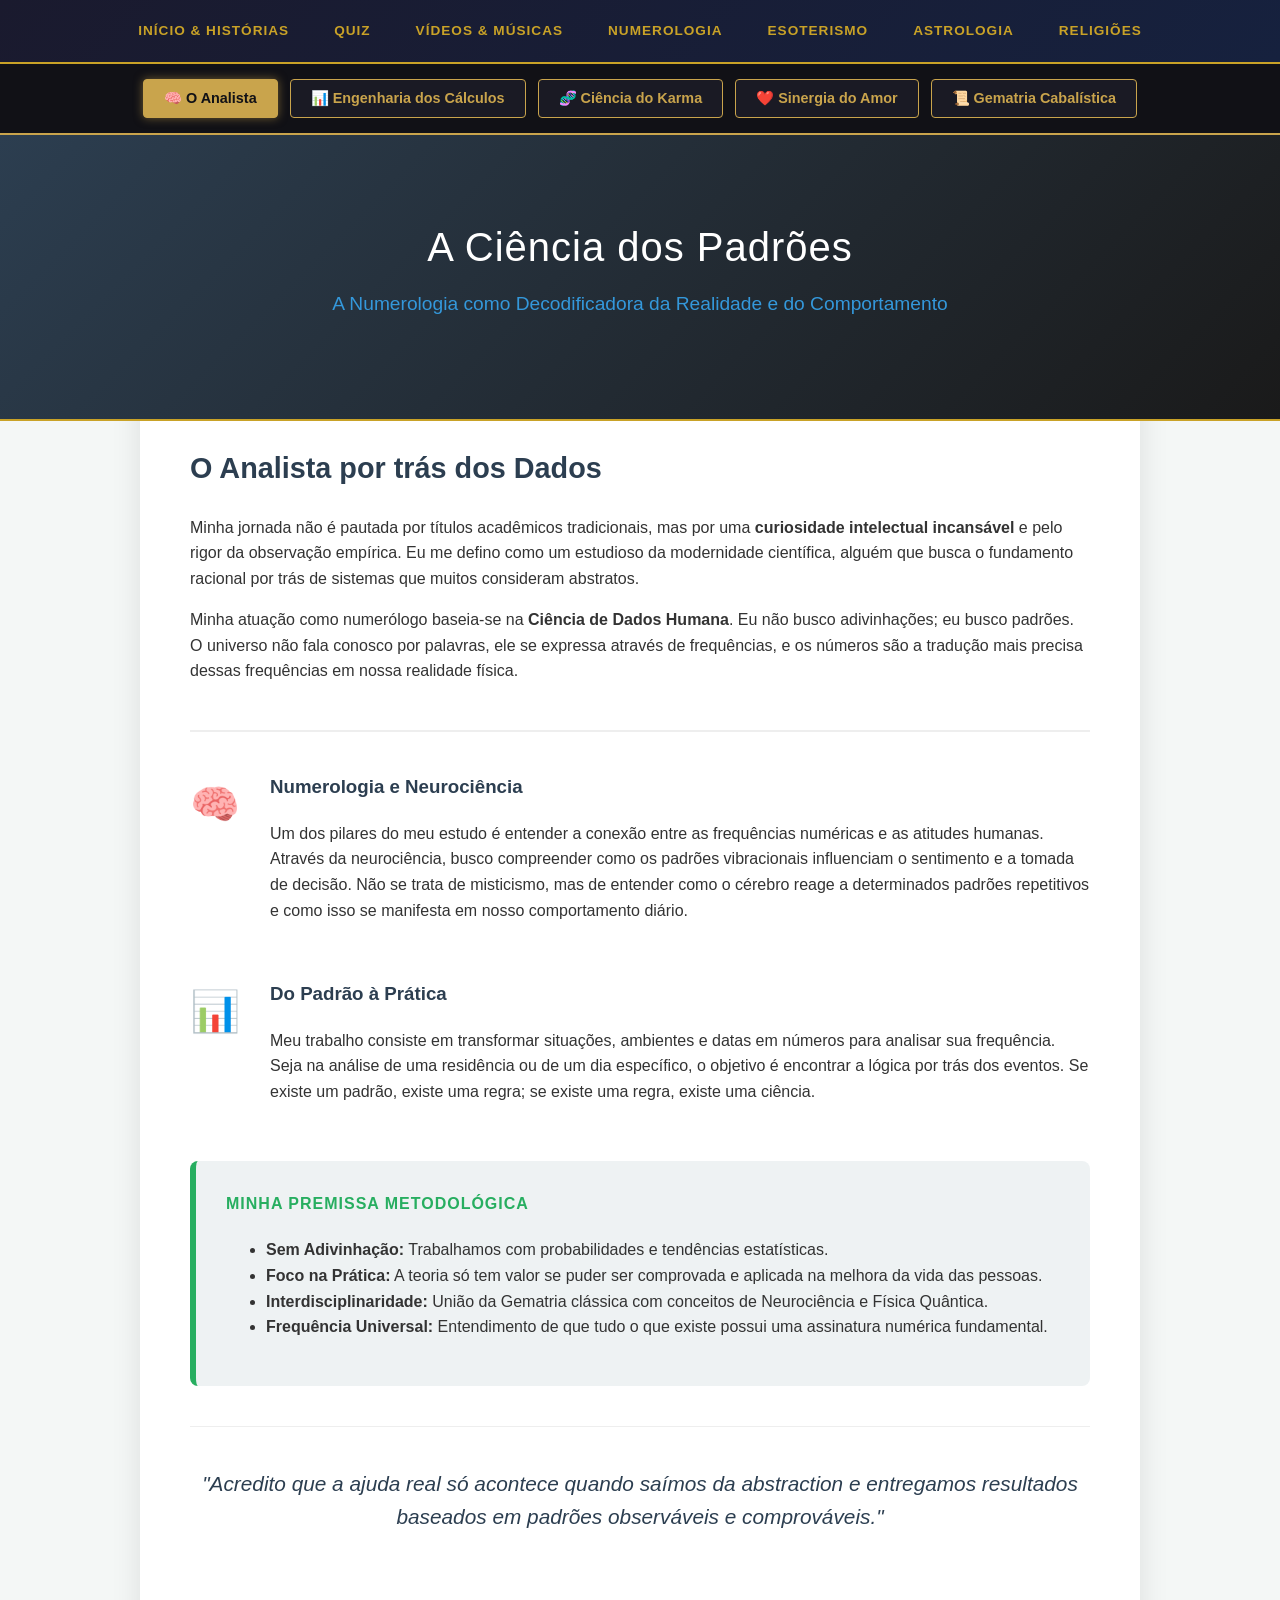
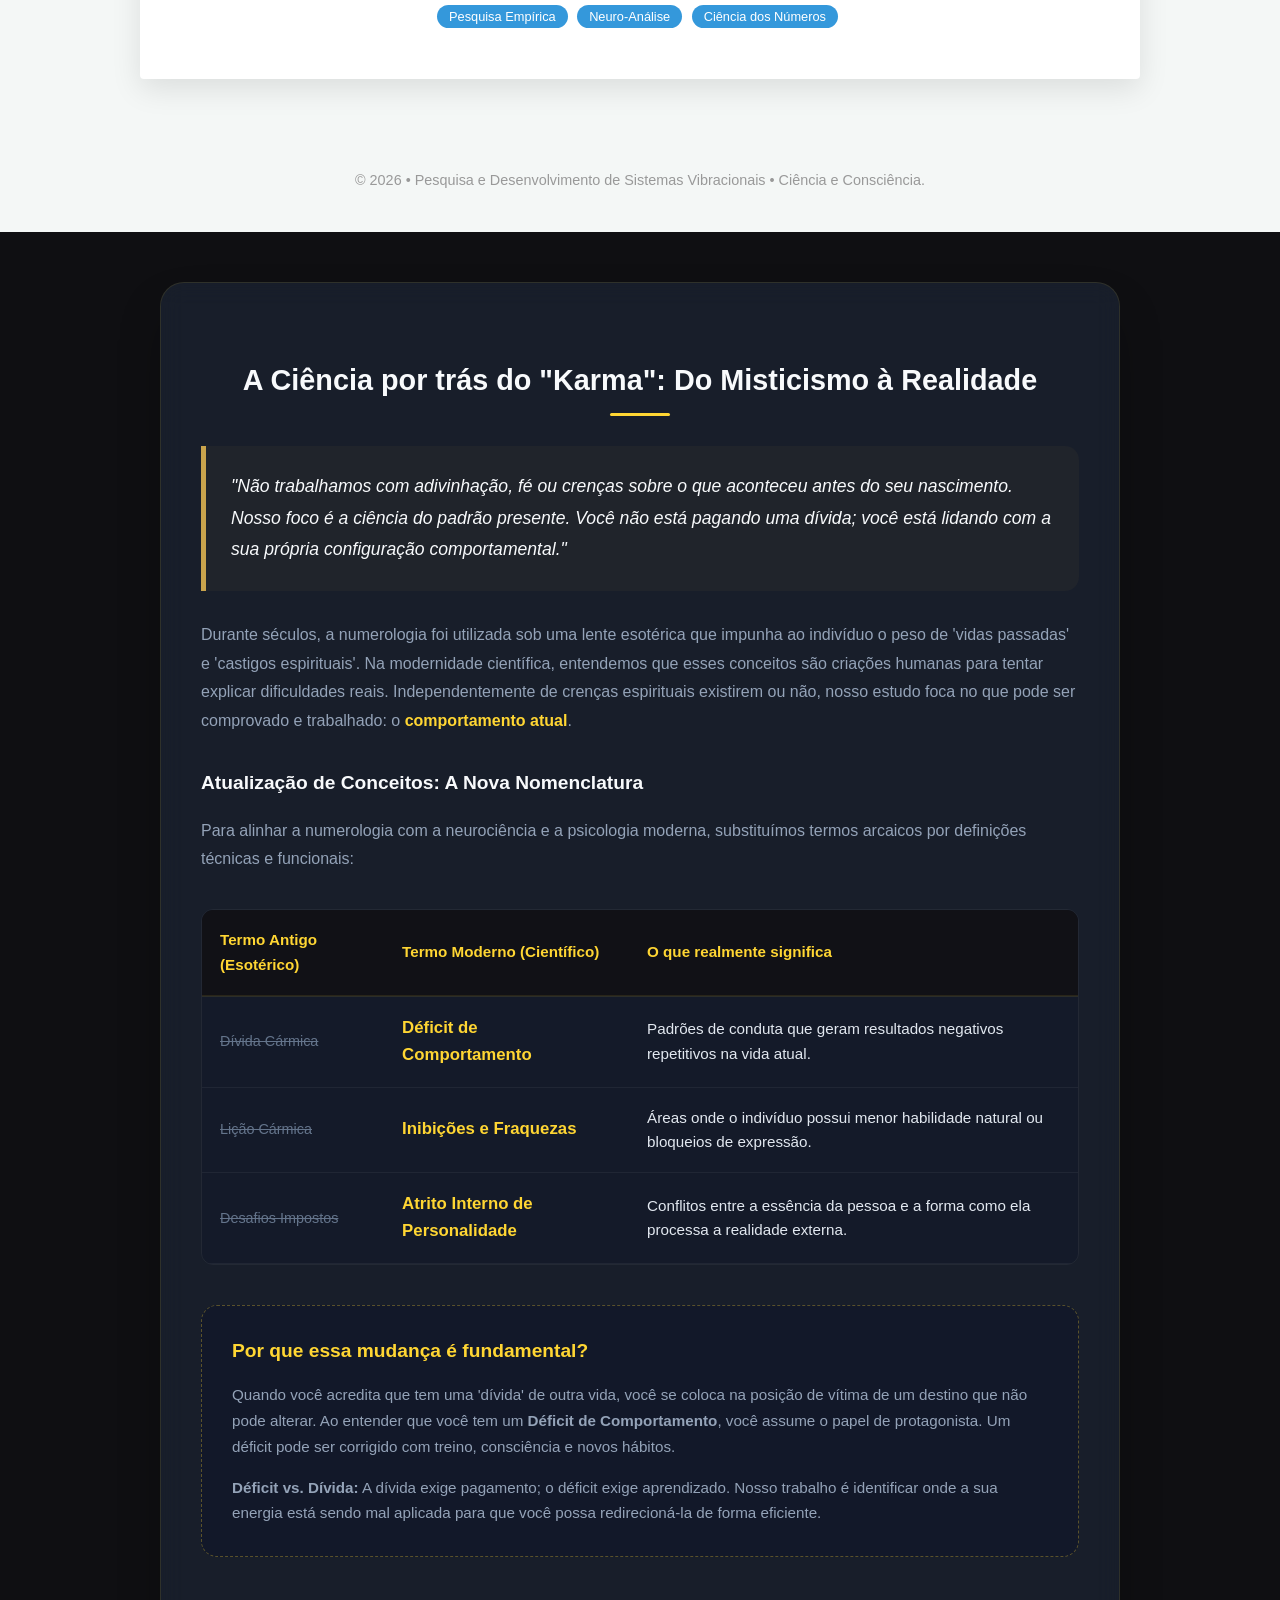
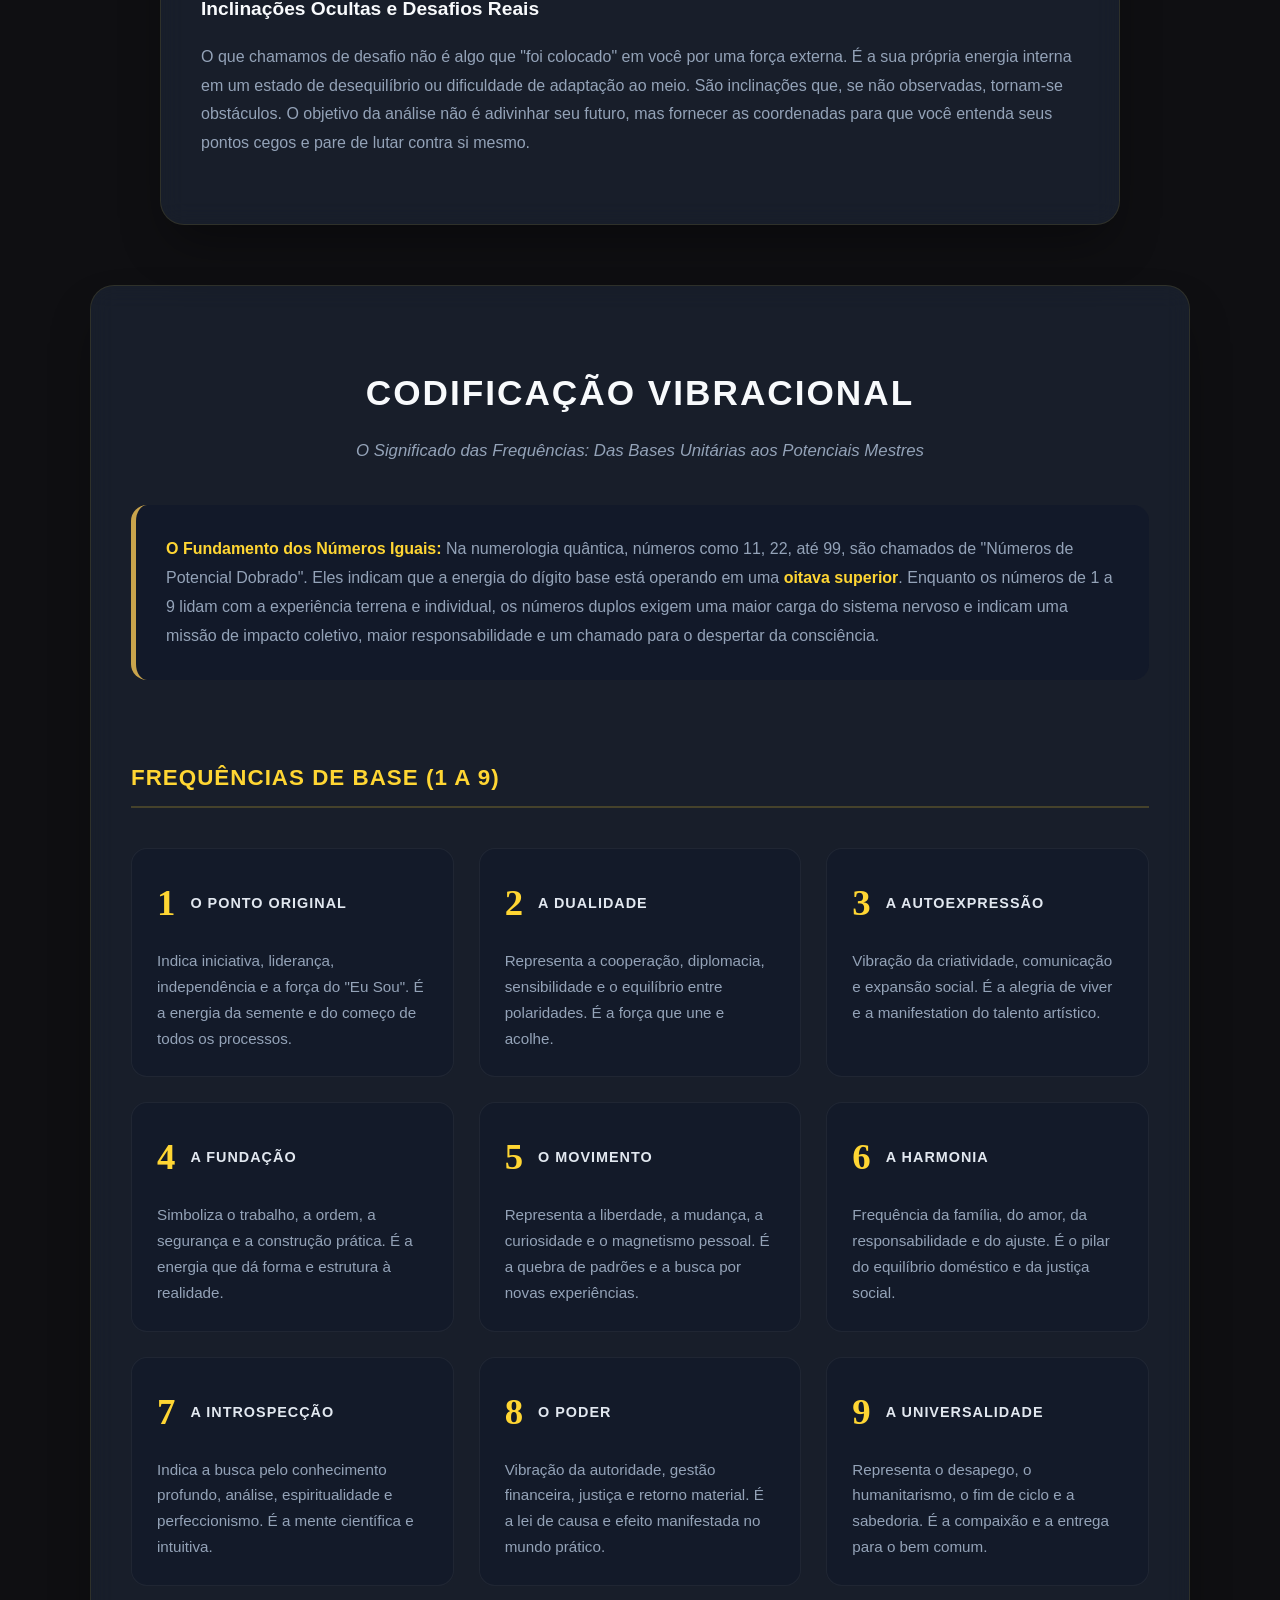
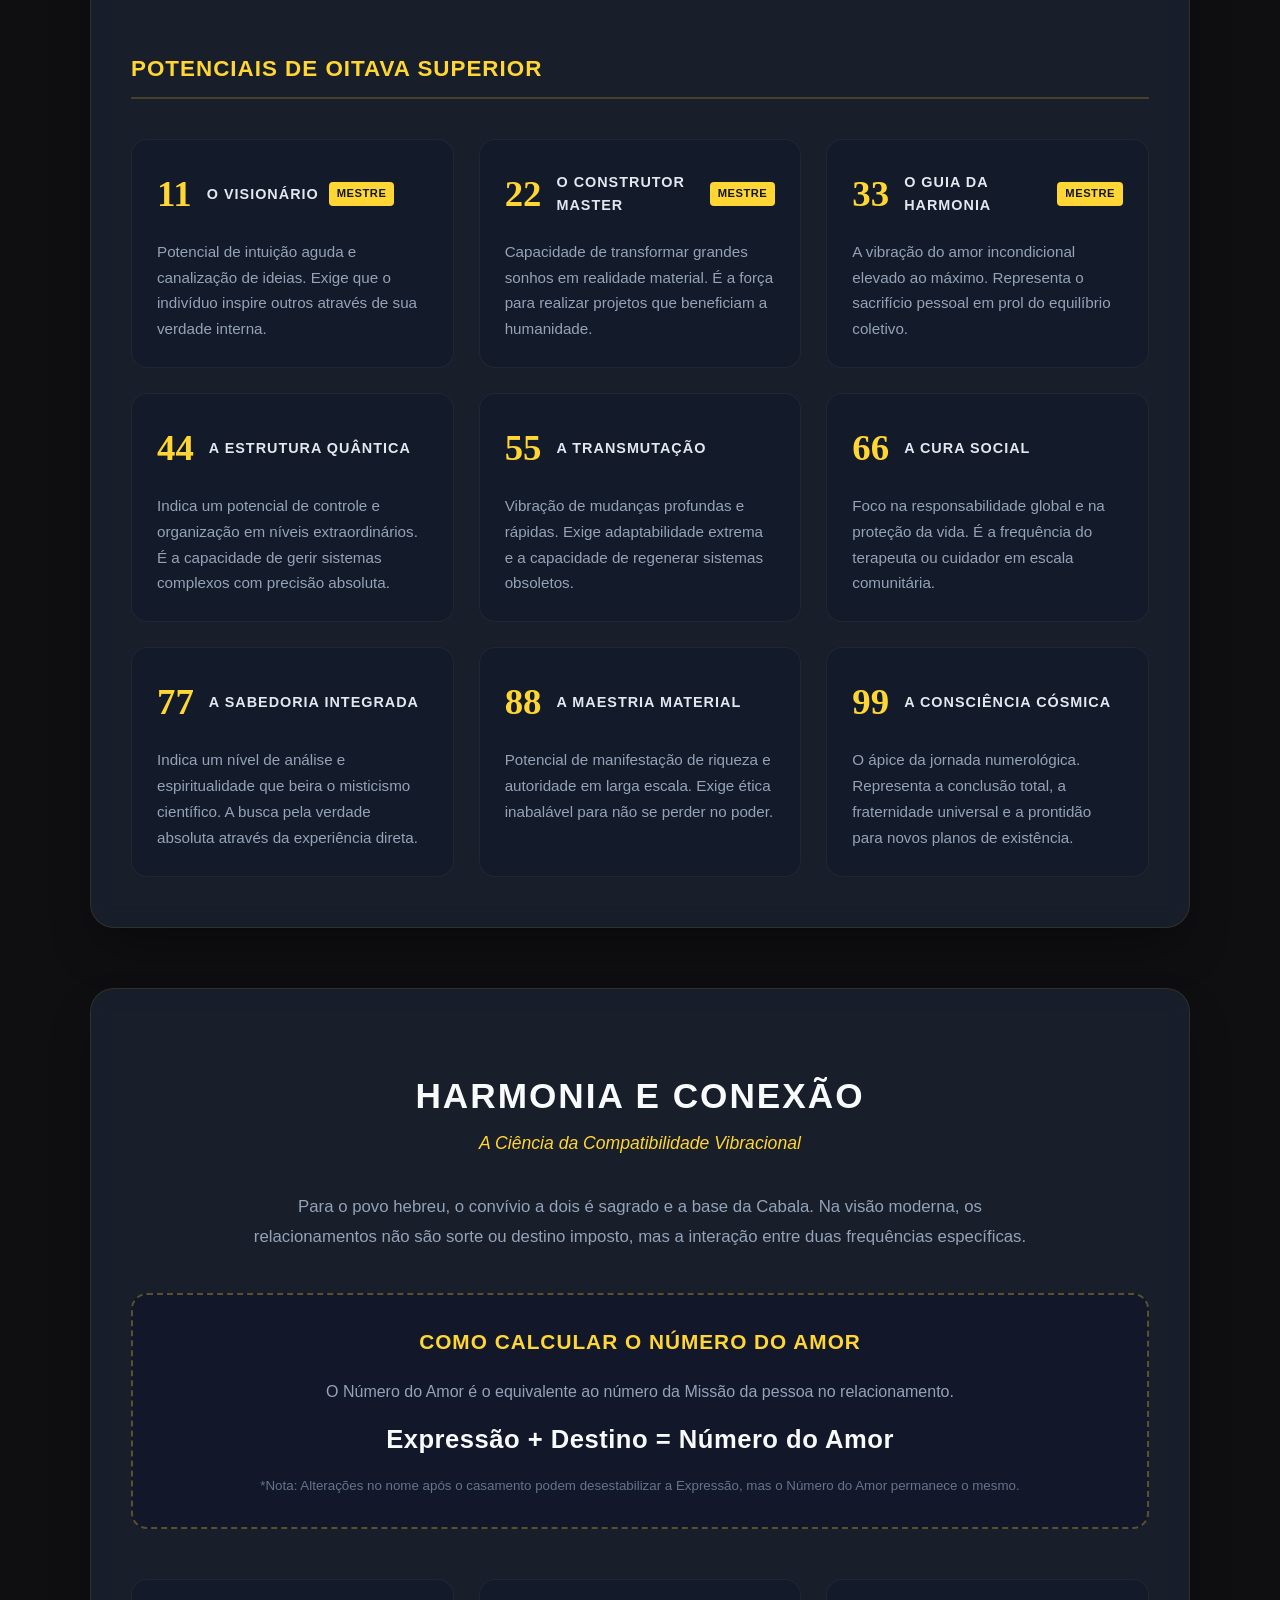
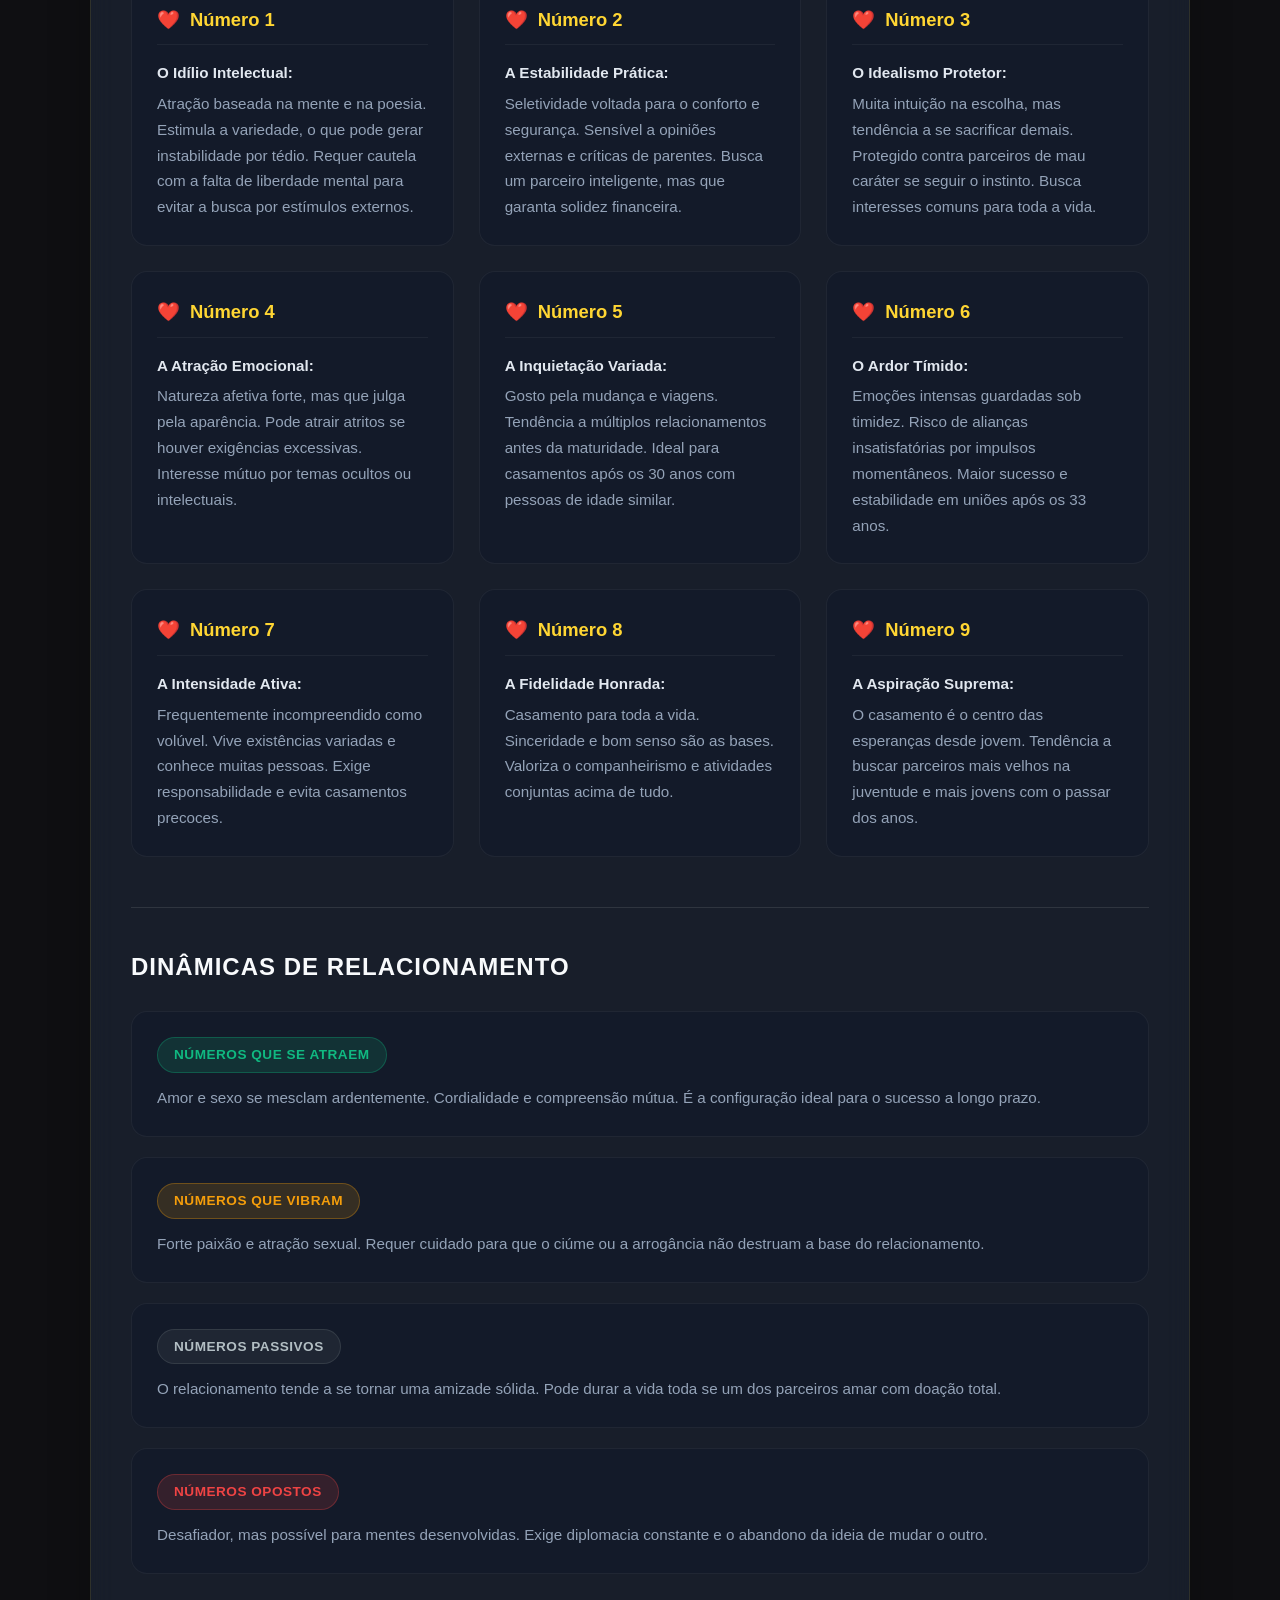
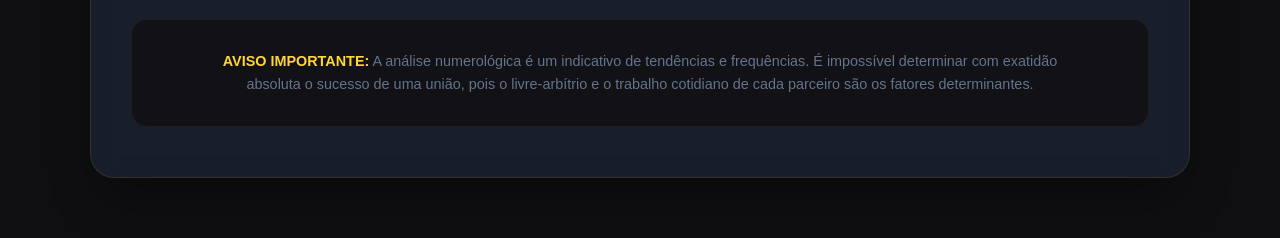
<file: numerologia.html>
<!DOCTYPE html>
<html lang="pt-br">
<head>
    <meta charset="UTF-8">
    <meta name="viewport" content="width=device-width, initial-scale=1.0">
    <title>Portal Numerológico Premium | Instinto Superior</title>
    
    <link rel="stylesheet" href="estilo.css">

    <style>
        /* Estrutura de Navegação Interna */
        body { background-color: #0f0f12; color: #e0e0e0; margin: 0; }
        
        .menu-ferramentas {
            display: flex;
            justify-content: center;
            flex-wrap: wrap;
            gap: 10px;
            background: #161626;
            padding: 15px;
            position: sticky;
            top: 60px;
            z-index: 900;
            border-bottom: 2px solid #c9a227;
        }

        .btn-nav {
            background: #1a1a2e;
            border: 1px solid #c9a227;
            color: #c9a227;
            padding: 10px 15px;
            cursor: pointer;
            border-radius: 5px;
            font-weight: bold;
            transition: 0.3s;
        }

        .btn-nav.active { background: #c9a227; color: #000; }

        /* Estilo dos Botões - Padrão Instinto Superior */
        .menu-ferramentas-premium {
            display: flex;
            justify-content: center;
            flex-wrap: wrap;
            gap: 12px;
            background: #111116;
            padding: 15px;
            position: sticky;
            top: 0; /* Fica fixo no topo ao rolar */
            z-index: 9999;
            border-bottom: 2px solid #c9a44c;
        }

        .btn-premium {
            background: #1a1a24;
            border: 1px solid #c9a44c;
            color: #c9a44c;
            padding: 10px 20px;
            cursor: pointer;
            border-radius: 4px;
            font-weight: bold;
            font-family: sans-serif;
            font-size: 0.9em;
            transition: all 0.3s ease;
        }

        .btn-premium:hover {
            background: #c9a44c;
            color: #111116;
        }

        .btn-premium.ativo {
            background: #c9a44c;
            color: #111116;
            box-shadow: 0 0 10px rgba(201, 164, 76, 0.5);
        }

        /* 
           REGRA CRUCIAL: Esconde todos os blocos por padrão. 
           Conforme você colar novas seções (ex: secao-karma), adicione o ID delas aqui separado por vírgula.
        */
        #secao-analista, #secao-calculos {
            display: none;
        }
        
        /* Força apenas a primeira seção (Analista) a iniciar visível na tela */
        #secao-analista {
            display: block;
        }
    </style>
</head>
<body>

 <header>
    <nav>
        <a href="index.html">Início & Histórias</a>
        <a href="quiz.html">Quiz</a>
        <a href="midia.html">Vídeos & Músicas</a>
        <a href="numerologia.html">Numerologia</a>
        <a href="esoterismo.html">Esoterismo</a>
        <a href="astrologia.html">Astrologia</a>
        <a href="religioes.html">Religiões </a>
    </nav>
</header>   

<!-- BOTÕES DE SELEÇÃO DINÂMICA -->
<div class="menu-ferramentas-premium">
    <button class="btn-premium ativo" onclick="alternarFerramenta('secao-analista')">🧠 O Analista</button>
    <button class="btn-premium" onclick="alternarFerramenta('secao-calculos')">📊 Engenharia dos Cálculos</button>
    <button class="btn-premium" onclick="alternarFerramenta('secao-karma')">🧬 Ciência do Karma</button>
    <button class="btn-premium" onclick="alternarFerramenta('secao-sinergia')">❤️ Sinergia do Amor</button>
    <button class="btn-premium" onclick="alternarFerramenta('secao-vibracional')">📜 Gematria Cabalística</button>
    
</div>

<!-- =========================================================
     BLOCO 1: O ANALISTA (CIÊNCIA DOS PADRÕES)
     ========================================================= -->
<div id="secao-analista">
    <style>
        #secao-analista { 
            font-family: 'Helvetica Neue', Arial, sans-serif; 
            background-color: #f4f7f6; 
            color: #333; 
            line-height: 1.6; 
            margin: 0; 
            padding: 0; 
        }
        #secao-analista .hero-analista { 
            background: linear-gradient(135deg, #2c3e50 0%, #1a1a1a 100%); 
            color: white; 
            padding: 80px 20px; 
            text-align: center; 
        }
        #secao-analista .hero-analista h1 { margin: 0; font-size: 2.5em; letter-spacing: 1px; font-weight: 300; color: white; }
        #secao-analista .hero-analista p { font-size: 1.2em; color: #3498db; margin-top: 10px; }

        #secao-analista .main-content-analista { max-width: 900px; margin: -50px auto 50px; background: white; padding: 50px; border-radius: 4px; box-shadow: 0 10px 30px rgba(0,0,0,0.1); }
        
        #secao-analista .profile-vision { border-bottom: 2px solid #eee; padding-bottom: 30px; margin-bottom: 40px; }
        #secao-analista .profile-vision h2 { color: #2c3e50; font-size: 1.8em; }

        #secao-analista .research-card { display: flex; gap: 30px; margin-bottom: 40px; align-items: flex-start; }
        #secao-analista .icon { font-size: 2.5em; color: #3498db; }
        #secao-analista .research-text h3 { margin-top: 0; color: #2c3e50; }

        #secao-analista .methodology-box { background: #eef2f3; border-radius: 8px; padding: 30px; margin: 40px 0; border-left: 6px solid #27ae60; }
        #secao-analista .methodology-box h4 { margin-top: 0; color: #27ae60; text-transform: uppercase; letter-spacing: 1px; }

        #secao-analista .quote-modern { font-size: 1.3em; color: #2c3e50; font-style: italic; text-align: center; padding: 40px 0; border-top: 1px solid #eee; }

        #secao-analista .tag-analista { background: #3498db; color: white; padding: 4px 12px; border-radius: 15px; font-size: 0.8em; margin-right: 5px; }

        #secao-analista footer { text-align: center; padding: 40px; color: #999; font-size: 0.9em; }
    </style>

    <header class="hero-analista">
        <h1>A Ciência dos Padrões</h1>
        <p>A Numerologia como Decodificadora da Realidade e do Comportamento</p>
    </header>

    <main class="main-content-analista">
        <section class="profile-vision">
            <h2>O Analista por trás dos Dados</h2>
            <p>Minha jornada não é pautada por títulos acadêmicos tradicionais, mas por uma <strong>curiosidade intelectual incansável</strong> e pelo rigor da observação empírica. Eu me defino como um estudioso da modernidade científica, alguém que busca o fundamento racional por trás de sistemas que muitos consideram abstratos.</p>
            <p>Minha atuação como numerólogo baseia-se na <strong>Ciência de Dados Humana</strong>. Eu não busco adivinhações; eu busco padrões. O universo não fala conosco por palavras, ele se expressa através de frequências, e os números são a tradução mais precisa dessas frequências em nossa realidade física.</p>
        </section>

        <div class="research-card">
            <div class="icon">🧠</div>
            <div class="research-text">
                <h3>Numerologia e Neurociência</h3>
                <p>Um dos pilares do meu estudo é entender a conexão entre as frequências numéricas e as atitudes humanas. Através da neurociência, busco compreender como os padrões vibracionais influenciam o sentimento e a tomada de decisão. Não se trata de misticismo, mas de entender como o cérebro reage a determinados padrões repetitivos e como isso se manifesta em nosso comportamento diário.</p>
            </div>
        </div>

        <div class="research-card">
            <div class="icon">📊</div>
            <div class="research-text">
                <h3>Do Padrão à Prática</h3>
                <p>Meu trabalho consiste em transformar situações, ambientes e datas em números para analisar sua frequência. Seja na análise de uma residência ou de um dia específico, o objetivo é encontrar a lógica por trás dos eventos. Se existe um padrão, existe uma regra; se existe uma regra, existe uma ciência.</p>
            </div>
        </div>

        <div class="methodology-box">
            <h4>Minha Premissa Metodológica</h4>
            <ul>
                <li><strong>Sem Adivinhação:</strong> Trabalhamos com probabilidades e tendências estatísticas.</li>
                <li><strong>Foco na Prática:</strong> A teoria só tem valor se puder ser comprovada e aplicada na melhora da vida das pessoas.</li>
                <li><strong>Interdisciplinaridade:</strong> União da Gematria clássica com conceitos de Neurociência e Física Quântica.</li>
                <li><strong>Frequência Universal:</strong> Entendimento de que tudo o que existe possui uma assinatura numérica fundamental.</li>
            </ul>
        </div>

        <div class="quote-modern">
            "Acredito que a ajuda real só acontece quando saímos da abstraction e entregamos resultados baseados em padrões observáveis e comprováveis."
        </div>

        <div style="text-align: center; margin-top: 30px;">
            <span class="tag-analista">Pesquisa Empírica</span>
            <span class="tag-analista">Neuro-Análise</span>
            <span class="tag-analista">Ciência dos Números</span>
        </div>
    </main>

    <footer>
        &copy; 2026 • Pesquisa e Desenvolvimento de Sistemas Vibracionais • Ciência e Consciência.
    </footer>
</div>

<!-- =========================================================
     BLOCO 2: ENGENHARIA DOS CÁLCULOS NUMEROLÓGICOS
     ========================================================= -->
<div id="secao-calculos">
    <style>
        #secao-calculos { 
            font-family: 'Inter', -apple-system, sans-serif; 
            background: #f8f9fa; 
            color: #2c3e50; 
            line-height: 1.6; 
            margin: 0; 
            padding: 20px; 
        }
        #secao-calculos .container-calculos { 
            max-width: 900px; 
            margin: 40px auto; 
            background: #fff; 
            padding: 50px; 
            border-radius: 4px; 
            box-shadow: 0 4px 20px rgba(0,0,0,0.08); 
            border-top: 6px solid #1a2a6c; 
        }
        
        #secao-calculos h1 { color: #1a2a6c; font-size: 2em; text-transform: uppercase; letter-spacing: 1px; border-bottom: 1px solid #eee; padding-bottom: 20px; margin-top: 0; }
        #secao-calculos h2 { color: #c9a44c; font-size: 1.4em; margin-top: 40px; display: flex; align-items: center; }
        #secao-calculos h2::before { content: "∑"; margin-right: 15px; font-size: 1.2em; color: #1a2a6c; }

        #secao-calculos .formula-card { background: #f1f3f5; border-radius: 8px; padding: 25px; margin: 20px 0; border-left: 5px solid #1a2a6c; }
        #secao-calculos .formula-card strong { color: #1a2a6c; display: block; margin-bottom: 10px; font-size: 1.1em; }
        
        #secao-calculos .origin-tag { font-size: 0.85em; font-weight: bold; color: #7f8c8d; text-transform: uppercase; display: block; margin-top: 10px; }
        
        #secao-calculos .logic-explanation { background: #fff; padding: 15px; border: 1px solid #e0e0e0; border-radius: 4px; margin-top: 15px; font-size: 0.95em; }
        
        #secao-calculos .grid-calculos { display: grid; grid-template-columns: 1fr 1fr; gap: 20px; }
        
        #secao-calculos table { width: 100%; border-collapse: collapse; margin-top: 20px; }
        #secao-calculos th, #secao-calculos td { text-align: left; padding: 12px; border-bottom: 1px solid #eee; }
        #secao-calculos th { color: #1a2a6c; font-size: 0.9em; text-transform: uppercase; }

        /* RESPONSIVIDADE CELULAR */
        @media (max-width: 600px) { 
            #secao-calculos .grid-calculos { grid-template-columns: 1fr; } 
        }
      
        @media (max-width: 768px) {
            #secao-calculos .container-calculos {
                padding: 15px !important;
                margin: 10px auto;
            }
            #secao-calculos h1 {
                font-size: 1.5em !important;
            }
        }     
    </style>

    <div class="container-calculos">
        <h1>Fundamentos Matemáticos e Origem dos Cálculos</h1>

        <section>
            <h2>A Conversão Nominal (O Nome)</h2>
            <div class="formula-card">
                <strong>Cálculo: Gematria e Redução Teosófica</strong>
                <p>A conversão de nomes baseia-se na attribution de valores numéricos às letras do alfabeto. O fundamento técnico vem da <strong>Escola Pitagórica (Grécia, Século VI a.C.)</strong>, que estabeleceu que "Tudo são Números".</p>
                
                <div class="logic-explanation">
                    <strong>O Porquê do Cálculo:</strong> Cada letra vibra em uma frequência específica (Hertz). Ao somar as vogais e consoantes separadamente, isolamos os componentes da "fórmula" humana:
                    <ul>
                        <li><strong>Soma das Vogais:</strong> Representa o "Éter" ou a Essência (Alma).</li>
                        <li><strong>Soma das Consoantes:</strong> Representa a "Matéria" ou a Forma (Impressão).</li>
                        <li><strong>Soma Total:</strong> A síntese da Expressão Social.</li>
                    </ul>
                </div>
                <span class="origin-tag">Origem: Pitágoras de Samos / Adaptação Cabalística Semítica</span>
            </div>
        </section>

        <section>
            <h2>A Geometria do Tempo (A Data)</h2>
            <div class="formula-card">
                <strong>Cálculo: Progressão Aritmética Temporal</strong>
                <p>O cálculo do Destino e dos Ciclos utiliza a data de nascimento como uma coordenada vetorial no tempo.</p>
                
                <div class="logic-explanation">
                    <strong>O Fundamento:</strong> A soma do Dia, Mês e Ano não é apenas um agrupamento, mas uma <strong>Redução Teosófica</strong>. Este método foi defendido por matemáticos e místicos antigos para encontrar a "Raiz Digital" de qualquer número complexo, reduzindo-o à sua unidade essencial (1 a 9).
                </div>
                <span class="origin-tag">Origem: Tradições Caldeias e Matemáticos Helenísticos</span>
            </div>
        </section>

        <section>
            <h2>A Dinâmica dos Ciclos e Desafios</h2>
            <div class="grid-calculos">
                <div class="formula-card">
                    <strong>Soma (Ciclos/Momentos Decisivos)</strong>
                    <p>O fundamento da adição aqui é a <strong>Acumulação</strong>. Representa o fluxo de oportunidades e a construção do tempo cronológico.</p>
                    <span class="origin-tag">Fundado em: Observação de Ciclos Naturais (Eudoxo de Cnido)</span>
                </div>
                <div class="formula-card">
                    <strong>Subtração (Os Desafios)</strong>
                    <p>O fundamento é a <strong>Diferença de Potencial</strong>. Subtrai-se para identificar o vácuo entre duas energias do nascimento.</p>
                    <span class="origin-tag">Fundado em: Geometria Sagrada e Dialética dos Opostos</span>
                </div>
            </div>
        </section>

        <section>
            <h2>Métricas de Cálculo</h2>
            <table>
                <thead>
                    <tr>
                        <th>Aspecto</th>
                        <th>Operação</th>
                        <th>Fundamento Matemático</th>
                    </tr>
                </thead>
                <tbody>
                    <tr>
                        <td><strong>Destino</strong></td>
                        <td>Soma Total (D+M+A)</td>
                        <td>Raiz Digital Temporal</td>
                    </tr>
                    <tr>
                        <td><strong>Ciclos de Vida</strong></td>
                        <td>Somas Individuais</td>
                        <td>Divisão em Terços (Início, Meio, Fim)</td>
                    </tr>
                    <tr>
                        <td><strong>Desafios</strong></td>
                        <td>Subtração Diferencial</td>
                        <td>Cálculo de Atrito e Resistência</td>
                    </tr>
                    <tr>
                        <td><strong>Momentos Decisivos</strong></td>
                        <td>Soma de Ciclos</td>
                        <td>Ápice Vibracional</td>
                    </tr>
                </tbody>
            </table>
        </section>

        <div style="text-align: center; margin-top: 40px; font-size: 0.8em; color: #95a5a6;">
            <p>Este sistema matemático é o resultado de milênios de observação, codificado por Pitágoras e refinado por gerações de matemáticos e cabalistas.</p>
        </div>
    </div>
</div>


<div id="secao-karma">
    <style>
        /* Estilos Isolados para a Seção de Filosofia Comportamental */
        .karma-section-container {
            width: 100%;
            max-width: 960px;
            margin: 50px auto;
            padding: 0 20px;
        }

        .karma-card {
            background: rgba(30, 41, 59, 0.6);
            backdrop-filter: blur(12px);
            border: 1px solid rgba(255, 214, 51, 0.1);
            border-radius: 24px;
            padding: 50px 40px;
            box-shadow: 0 25px 50px -12px rgba(0, 0, 0, 0.4);
        }

        .karma-card h2 {
            color: #f8fafc;
            font-size: 1.8rem;
            text-align: center;
            margin-bottom: 30px;
            font-weight: 600;
            position: relative;
        }

        .karma-card h2::after {
            content: '';
            display: block;
            width: 60px;
            height: 3px;
            background: #ffd633;
            margin: 10px auto 0 auto;
            border-radius: 2px;
        }

        .karma-manifesto {
            background: rgba(201, 164, 76, 0.05);
            border-left: 5px solid #c9a44c;
            padding: 25px;
            margin: 30px 0;
            font-style: italic;
            font-size: 1.1rem;
            line-height: 1.8;
            color: #f8fafc;
            border-radius: 0 14px 14px 0;
        }

        .karma-text-block {
            color: #94a3b8;
            line-height: 1.8;
            font-size: 1rem;
            margin-bottom: 30px;
        }

        .karma-text-block strong {
            color: #ffd633;
        }

        /* Tabela Adaptada ao Layout Escuro */
        .karma-table-wrapper {
            overflow-x: auto;
            margin: 35px 0;
            border-radius: 12px;
            border: 1px solid rgba(255, 255, 255, 0.05);
        }

        .karma-table {
            width: 100%;
            border-collapse: collapse;
            background: rgba(15, 23, 42, 0.4);
            text-align: left;
            font-size: 0.95rem;
        }

        .karma-table th {
            background: #111116;
            color: #ffd633;
            padding: 18px;
            font-weight: 600;
            border-bottom: 2px solid rgba(255, 214, 51, 0.1);
        }

        .karma-table td {
            padding: 18px;
            border-bottom: 1px solid rgba(255, 255, 255, 0.05);
            color: #e2e8f0;
            line-height: 1.6;
        }

        .karma-old-term {
            color: #64748b;
            text-decoration: line-through;
            font-size: 0.9rem;
            display: block;
        }

        .karma-new-term {
            color: #ffd633;
            font-weight: 600;
            font-size: 1.05rem;
            display: block;
        }

        /* Bloco Alerta Científico */
        .karma-alert-box {
            background: rgba(15, 23, 42, 0.6);
            border: 1px dashed rgba(255, 214, 51, 0.3);
            padding: 30px;
            border-radius: 16px;
            margin-top: 40px;
        }

        .karma-alert-box h3 {
            color: #ffd633;
            margin-top: 0;
            margin-bottom: 15px;
            font-size: 1.2rem;
            font-weight: 600;
        }

        .karma-alert-box p {
            color: #94a3b8;
            line-height: 1.7;
            font-size: 0.95rem;
            margin-bottom: 15px;
        }

        .karma-alert-box p:last-child {
            margin-bottom: 0;
        }

        /* Responsividade */
        @media (max-width: 768px) {
            .karma-card { padding: 30px 20px; }
            .karma-table th, .karma-table td { padding: 12px; font-size: 0.9rem; }
        }
    </style>

    <section class="karma-section-container">
        <div class="karma-card">
            <h2>A Ciência por trás do "Karma": Do Misticismo à Realidade</h2>

            <div class="karma-manifesto">
                "Não trabalhamos com adivinhação, fé ou crenças sobre o que aconteceu antes do seu nascimento. Nosso foco é a ciência do padrão presente. Você não está pagando uma dívida; você está lidando com a sua própria configuração comportamental."
            </div>

            <div class="karma-text-block">
                <p>Durante séculos, a numerologia foi utilizada sob uma lente esotérica que impunha ao indivíduo o peso de 'vidas passadas' e 'castigos espirituais'. Na modernidade científica, entendemos que esses conceitos são criações humanas para tentar explicar dificuldades reais. Independentemente de crenças espirituais existirem ou não, nosso estudo foca no que pode ser comprovado e trabalhado: o <strong>comportamento atual</strong>.</p>
            </div>

            <div class="karma-text-block" style="margin-bottom: 10px;">
                <h3 style="color: #f8fafc; font-size: 1.2rem; margin-bottom: 10px;">Atualização de Conceitos: A Nova Nomenclatura</h3>
                <p>Para alinhar a numerologia com a neurociência e a psicologia moderna, substituímos termos arcaicos por definições técnicas e funcionais:</p>
            </div>

            <div class="karma-table-wrapper">
                <table class="karma-table">
                    <thead>
                        <tr>
                            <th>Termo Antigo (Esotérico)</th>
                            <th>Termo Moderno (Científico)</th>
                            <th>O que realmente significa</th>
                        </tr>
                    </thead>
                    <tbody>
                        <tr>
                            <td><span class="karma-old-term">Dívida Cármica</span></td>
                            <td><span class="karma-new-term">Déficit de Comportamento</span></td>
                            <td>Padrões de conduta que geram resultados negativos repetitivos na vida atual.</td>
                        </tr>
                        <tr>
                            <td><span class="karma-old-term">Lição Cármica</span></td>
                            <td><span class="karma-new-term">Inibições e Fraquezas</span></td>
                            <td>Áreas onde o indivíduo possui menor habilidade natural ou bloqueios de expressão.</td>
                        </tr>
                        <tr>
                            <td><span class="karma-old-term">Desafios Impostos</span></td>
                            <td><span class="karma-new-term">Atrito Interno de Personalidade</span></td>
                            <td>Conflitos entre a essência da pessoa e a forma como ela processa a realidade externa.</td>
                        </tr>
                    </tbody>
                </table>
            </div>

            <div class="karma-alert-box">
                <h3>Por que essa mudança é fundamental?</h3>
                <p>Quando você acredita que tem uma 'dívida' de outra vida, você se coloca na posição de vítima de um destino que não pode alterar. Ao entender que você tem um <strong>Déficit de Comportamento</strong>, você assume o papel de protagonista. Um déficit pode ser corrigido com treino, consciência e novos hábitos.</p>
                <p><strong>Déficit vs. Dívida:</strong> A dívida exige pagamento; o déficit exige aprendizado. Nosso trabalho é identificar onde a sua energia está sendo mal aplicada para que você possa redirecioná-la de forma eficiente.</p>
            </div>

            <div class="karma-text-block" style="margin-top: 35px; margin-bottom: 0;">
                <h3 style="color: #f8fafc; font-size: 1.2rem; margin-bottom: 10px;">Inclinações Ocultas e Desafios Reais</h3>
                <p>O que chamamos de desafio não é algo que "foi colocado" em você por uma força externa. É a sua própria energia interna em um estado de desequilíbrio ou dificuldade de adaptação ao meio. São inclinações que, se não observadas, tornam-se obstáculos. O objetivo da análise não é adivinhar seu futuro, mas fornecer as coordenadas para que você entenda seus pontos cegos e pare de lutar contra si mesmo.</p>
            </div>
        </div>
    </section>
</div>

<!-- ====================================================
         SEÇÃO: CODIFICAÇÃO VIBRACIONAL (DICIONÁRIO 1 A 99)
       
    ==================================================== -->

    <div id="secao-vibracional">
    <style>
        .vibracional-section {
            width: 100%;
            max-width: 1100px;
            margin: 60px auto;
            padding: 0 20px;
        }

        .vibracional-container {
            background: rgba(30, 41, 59, 0.6);
            backdrop-filter: blur(12px);
            border: 1px solid rgba(255, 214, 51, 0.1);
            border-radius: 24px;
            padding: 50px 40px;
            box-shadow: 0 25px 50px -12px rgba(0, 0, 0, 0.4);
        }

        .vibracional-container h2 {
            text-align: center;
            font-size: 2.2rem;
            color: #f8fafc;
            text-transform: uppercase;
            letter-spacing: 2px;
            margin-bottom: 5px;
        }

        .vibracional-subtitle {
            text-align: center;
            color: #94a3b8;
            margin-bottom: 40px;
            font-style: italic;
            font-size: 1.05rem;
        }

        .vibracional-foundation {
            background: rgba(15, 23, 42, 0.6);
            padding: 30px;
            border-radius: 16px;
            margin-bottom: 40px;
            border-left: 5px solid #c9a44c;
            color: #94a3b8;
            line-height: 1.8;
        }

        .vibracional-foundation strong {
            color: #ffd633;
        }

        .vibracional-grid {
            display: grid;
            grid-template-columns: repeat(auto-fill, minmax(300px, 1fr));
            gap: 25px;
        }

        .vibracional-divider {
            grid-column: 1 / -1;
            margin: 40px 0 15px;
            border-bottom: 2px solid rgba(255, 214, 51, 0.2);
            padding-bottom: 10px;
            font-size: 1.4rem;
            color: #ffd633;
            text-transform: uppercase;
            letter-spacing: 1px;
            font-weight: 600;
        }

        .vibracional-card {
            background: rgba(15, 23, 42, 0.4);
            border: 1px solid rgba(255, 255, 255, 0.05);
            padding: 25px;
            border-radius: 16px;
            transition: all 0.3s ease;
        }

        .vibracional-card:hover {
            border-color: #ffd633;
            box-shadow: 0 10px 25px rgba(255, 214, 51, 0.05);
            transform: translateY(-3px);
        }

        .vibracional-header {
            display: flex;
            align-items: center;
            margin-bottom: 15px;
        }

        .vibracional-val {
            font-size: 2.3rem;
            font-weight: 800;
            color: #ffd633;
            margin-right: 15px;
            font-family: Georgia, serif;
        }

        .vibracional-title {
            font-weight: 600;
            text-transform: uppercase;
            font-size: 0.9rem;
            letter-spacing: 1px;
            color: #e2e8f0;
        }

        .vibracional-card p {
            color: #94a3b8;
            font-size: 0.95rem;
            margin: 0;
            line-height: 1.7;
        }

        .vibracional-badge {
            background: #ffd633;
            color: #0f172a;
            font-size: 0.7rem;
            font-weight: 700;
            padding: 3px 8px;
            border-radius: 4px;
            margin-left: 10px;
            letter-spacing: 0.5px;
        }

        @media (max-width: 768px) {
            .vibracional-container { padding: 30px 20px; }
            .vibracional-grid { grid-template-columns: 1fr; }
        }
    </style>

    <section class="vibracional-section">
        <div class="vibracional-container">
            <h2>Codificação Vibracional</h2>
            <p class="vibracional-subtitle">O Significado das Frequências: Das Bases Unitárias aos Potenciais Mestres</p>

            <div class="vibracional-foundation">
                <strong>O Fundamento dos Números Iguais:</strong> 
                Na numerologia quântica, números como 11, 22, até 99, são chamados de "Números de Potencial Dobrado". Eles indicam que a energia do dígito base está operando em uma <strong>oitava superior</strong>. Enquanto os números de 1 a 9 lidam com a experiência terrena e individual, os números duplos exigem uma maior carga do sistema nervoso e indicam uma missão de impacto coletivo, maior responsabilidade e um chamado para o despertar da consciência.
            </div>

            <div class="vibracional-grid">
                <div class="vibracional-divider">Frequências de Base (1 a 9)</div>
                
                <div class="vibracional-card">
                    <div class="vibracional-header"><span class="vibracional-val">1</span> <span class="vibracional-title">O Ponto Original</span></div>
                    <p>Indica iniciativa, liderança, independência e a força do "Eu Sou". É a energia da semente e do começo de todos os processos.</p>
                </div>

                <div class="vibracional-card">
                    <div class="vibracional-header"><span class="vibracional-val">2</span> <span class="vibracional-title">A Dualidade</span></div>
                    <p>Representa a cooperação, diplomacia, sensibilidade e o equilíbrio entre polaridades. É a força que une e acolhe.</p>
                </div>

                <div class="vibracional-card">
                    <div class="vibracional-header"><span class="vibracional-val">3</span> <span class="vibracional-title">A Autoexpressão</span></div>
                    <p>Vibração da criatividade, comunicação e expansão social. É a alegria de viver e a manifestation do talento artístico.</p>
                </div>

                <div class="vibracional-card">
                    <div class="vibracional-header"><span class="vibracional-val">4</span> <span class="vibracional-title">A Fundação</span></div>
                    <p>Simboliza o trabalho, a ordem, a segurança e a construção prática. É a energia que dá forma e estrutura à realidade.</p>
                </div>

                <div class="vibracional-card">
                    <div class="vibracional-header"><span class="vibracional-val">5</span> <span class="vibracional-title">O Movimento</span></div>
                    <p>Representa a liberdade, a mudança, a curiosidade e o magnetismo pessoal. É a quebra de padrões e a busca por novas experiências.</p>
                </div>

                <div class="vibracional-card">
                    <div class="vibracional-header"><span class="vibracional-val">6</span> <span class="vibracional-title">A Harmonia</span></div>
                    <p>Frequência da família, do amor, da responsabilidade e do ajuste. É o pilar do equilíbrio doméstico e da justiça social.</p>
                </div>

                <div class="vibracional-card">
                    <div class="vibracional-header"><span class="vibracional-val">7</span> <span class="vibracional-title">A Introspecção</span></div>
                    <p>Indica a busca pelo conhecimento profundo, análise, espiritualidade e perfeccionismo. É a mente científica e intuitiva.</p>
                </div>

                <div class="vibracional-card">
                    <div class="vibracional-header"><span class="vibracional-val">8</span> <span class="vibracional-title">O Poder</span></div>
                    <p>Vibração da autoridade, gestão financeira, justiça e retorno material. É a lei de causa e efeito manifestada no mundo prático.</p>
                </div>

                <div class="vibracional-card">
                    <div class="vibracional-header"><span class="vibracional-val">9</span> <span class="vibracional-title">A Universalidade</span></div>
                    <p>Representa o desapego, o humanitarismo, o fim de ciclo e a sabedoria. É a compaixão e a entrega para o bem comum.</p>
                </div>

                <div class="vibracional-divider">Potenciais de Oitava Superior</div>

                <div class="vibracional-card">
                    <div class="vibracional-header"><span class="vibracional-val">11</span> <span class="vibracional-title">O Visionário</span> <span class="vibracional-badge">MESTRE</span></div>
                    <p>Potencial de intuição aguda e canalização de ideias. Exige que o indivíduo inspire outros através de sua verdade interna.</p>
                </div>

                <div class="vibracional-card">
                    <div class="vibracional-header"><span class="vibracional-val">22</span> <span class="vibracional-title">O Construtor Master</span> <span class="vibracional-badge">MESTRE</span></div>
                    <p>Capacidade de transformar grandes sonhos em realidade material. É a força para realizar projetos que beneficiam a humanidade.</p>
                </div>

                <div class="vibracional-card">
                    <div class="vibracional-header"><span class="vibracional-val">33</span> <span class="vibracional-title">O Guia da Harmonia</span> <span class="vibracional-badge">MESTRE</span></div>
                    <p>A vibração do amor incondicional elevado ao máximo. Representa o sacrifício pessoal em prol do equilíbrio coletivo.</p>
                </div>

                <div class="vibracional-card">
                    <div class="vibracional-header"><span class="vibracional-val">44</span> <span class="vibracional-title">A Estrutura Quântica</span></div>
                    <p>Indica um potencial de controle e organização em níveis extraordinários. É a capacidade de gerir sistemas complexos com precisão absoluta.</p>
                </div>

                <div class="vibracional-card">
                    <div class="vibracional-header"><span class="vibracional-val">55</span> <span class="vibracional-title">A Transmutação</span></div>
                    <p>Vibração de mudanças profundas e rápidas. Exige adaptabilidade extrema e a capacidade de regenerar sistemas obsoletos.</p>
                </div>

                <div class="vibracional-card">
                    <div class="vibracional-header"><span class="vibracional-val">66</span> <span class="vibracional-title">A Cura Social</span></div>
                    <p>Foco na responsabilidade global e na proteção da vida. É a frequência do terapeuta ou cuidador em escala comunitária.</p>
                </div>

                <div class="vibracional-card">
                    <div class="vibracional-header"><span class="vibracional-val">77</span> <span class="vibracional-title">A Sabedoria Integrada</span></div>
                    <p>Indica um nível de análise e espiritualidade que beira o misticismo científico. A busca pela verdade absoluta através da experiência direta.</p>
                </div>

                <div class="vibracional-card">
                    <div class="vibracional-header"><span class="vibracional-val">88</span> <span class="vibracional-title">A Maestria Material</span></div>
                    <p>Potencial de manifestação de riqueza e autoridade em larga escala. Exige ética inabalável para não se perder no poder.</p>
                </div>

                <div class="vibracional-card">
                    <div class="vibracional-header"><span class="vibracional-val">99</span> <span class="vibracional-title">A Consciência Cósmica</span></div>
                    <p>O ápice da jornada numerológica. Representa a conclusão total, a fraternidade universal e a prontidão para novos planos de existência.</p>
                </div>
            </div>
        </div>
    </section>
</div>
<!-- ====================================================
         SEÇÃO: SINERGIA VIBRACIONAL (COMPATIBILIDADE)
         ==================================================== -->

     <div id="secao-sinergia">   
    <style>
        .sinergia-section {
            width: 100%;
            max-width: 1100px;
            margin: 60px auto;
            padding: 0 20px;
        }

        .sinergia-card {
            background: rgba(30, 41, 59, 0.6);
            backdrop-filter: blur(12px);
            border: 1px solid rgba(255, 214, 51, 0.1);
            border-radius: 24px;
            padding: 50px 40px;
            box-shadow: 0 25px 50px -12px rgba(0, 0, 0, 0.4);
        }

        .sinergia-header-block {
            text-align: center;
            margin-bottom: 35px;
        }

        .sinergia-header-block h2 {
            font-size: 2.2rem;
            color: #f8fafc;
            text-transform: uppercase;
            letter-spacing: 2px;
            margin-bottom: 5px;
        }

        .sinergia-header-block p {
            color: #ffd633;
            font-style: italic;
            font-size: 1.1rem;
            margin: 0;
        }

        .sinergia-intro {
            text-align: center;
            color: #94a3b8;
            font-size: 1.05rem;
            line-height: 1.8;
            max-width: 800px;
            margin: 0 auto 40px auto;
        }

        .sinergia-calc-box {
            background: rgba(15, 23, 42, 0.6);
            border: 2px dashed rgba(255, 214, 51, 0.3);
            padding: 30px;
            border-radius: 16px;
            text-align: center;
            margin-bottom: 50px;
        }

        .sinergia-calc-box h3 {
            color: #ffd633;
            margin-top: 0;
            font-size: 1.3rem;
            text-transform: uppercase;
            letter-spacing: 1px;
        }

        .sinergia-formula {
            font-size: 1.6rem;
            font-weight: 700;
            color: #f8fafc;
            margin: 15px 0;
            letter-spacing: 0.5px;
        }

        .sinergia-calc-box small {
            color: #64748b;
            display: block;
            margin-top: 10px;
        }

        .sinergia-grid {
            display: grid;
            grid-template-columns: repeat(auto-fit, minmax(300px, 1fr));
            gap: 25px;
        }

        .sinergia-item {
            background: rgba(15, 23, 42, 0.4);
            border: 1px solid rgba(255, 255, 255, 0.05);
            padding: 25px;
            border-radius: 16px;
            transition: all 0.3s ease;
        }

        .sinergia-item:hover {
            border-color: #ffd633;
            transform: translateY(-3px);
        }

        .sinergia-item h4 {
            color: #ffd633;
            font-size: 1.15rem;
            margin-top: 0;
            margin-bottom: 15px;
            border-bottom: 1px solid rgba(255, 255, 255, 0.05);
            padding-bottom: 10px;
            display: flex;
            align-items: center;
        }

        .sinergia-item h4 span {
            margin-right: 10px;
        }

        .sinergia-item p {
            color: #94a3b8;
            font-size: 0.95rem;
            line-height: 1.7;
            margin: 0;
        }

        .sinergia-item p strong {
            color: #e2e8f0;
            display: block;
            margin-bottom: 5px;
        }

        .sinergia-dynamics {
            margin-top: 50px;
            border-top: 1px solid rgba(255, 255, 255, 0.1);
            padding-top: 40px;
        }

        .sinergia-dynamics h3 {
            color: #f8fafc;
            font-size: 1.5rem;
            margin-top: 0;
            margin-bottom: 25px;
            text-transform: uppercase;
            letter-spacing: 1px;
        }

        .sinergia-tag {
            display: inline-block;
            padding: 6px 16px;
            border-radius: 20px;
            font-weight: 600;
            margin-bottom: 12px;
            font-size: 0.85rem;
            text-transform: uppercase;
            letter-spacing: 0.5px;
        }

        .tag-atraem { background: rgba(16, 185, 129, 0.15); color: #10b981; border: 1px solid rgba(16, 185, 129, 0.3); }
        .tag-vibracao { background: rgba(245, 158, 11, 0.15); color: #f59e0b; border: 1px solid rgba(245, 158, 11, 0.3); }
        .tag-passivo { background: rgba(99, 110, 114, 0.15); color: #b2bec3; border: 1px solid rgba(99, 110, 114, 0.3); }
        .tag-opostos { background: rgba(239, 68, 68, 0.15); color: #ef4444; border: 1px solid rgba(239, 68, 68, 0.3); }

        .sinergia-warning-footer {
            background: #111116;
            border: 1px solid rgba(255, 255, 255, 0.05);
            padding: 30px;
            text-align: center;
            margin-top: 45px;
            border-radius: 16px;
        }

        .sinergia-warning-footer p {
            font-size: 0.9rem;
            color: #64748b;
            max-width: 850px;
            margin: 0 auto;
            line-height: 1.6;
        }

        .sinergia-warning-footer p strong {
            color: #ffd633;
        }

        @media (max-width: 768px) {
            .sinergia-card { padding: 30px 20px; }
            .sinergia-grid { grid-template-columns: 1fr; }
        }
    </style>

    <section class="sinergia-section">
        <div class="sinergia-card">
            <div class="sinergia-header-block">
                <h2>Harmonia e Conexão</h2>
                <p>A Ciência da Compatibilidade Vibracional</p>
            </div>

            <div class="sinergia-intro">
                <p>Para o povo hebreu, o convívio a dois é sagrado e a base da Cabala. Na visão moderna, os relacionamentos não são sorte ou destino imposto, mas a interação entre duas frequências específicas.</p>
            </div>

            <div class="sinergia-calc-box">
                <h3>Como Calcular o Número do Amor</h3>
                <p style="color: #94a3b8; margin: 0;">O Número do Amor é o equivalente ao número da Missão da pessoa no relacionamento.</p>
                <div class="sinergia-formula">Expressão + Destino = Número do Amor</div>
                <small>*Nota: Alterações no nome após o casamento podem desestabilizar a Expressão, mas o Número do Amor permanece o mesmo.</small>
            </div>

            <div class="sinergia-grid">
                <div class="sinergia-item">
                    <h4><span>❤️</span> Número 1</h4>
                    <p><strong>O Idílio Intelectual:</strong> Atração baseada na mente e na poesia. Estimula a variedade, o que pode gerar instabilidade por tédio. Requer cautela com a falta de liberdade mental para evitar a busca por estímulos externos.</p>
                </div>

                <div class="sinergia-item">
                    <h4><span>❤️</span> Número 2</h4>
                    <p><strong>A Estabilidade Prática:</strong> Seletividade voltada para o conforto e segurança. Sensível a opiniões externas e críticas de parentes. Busca um parceiro inteligente, mas que garanta solidez financeira.</p>
                </div>

                <div class="sinergia-item">
                    <h4><span>❤️</span> Número 3</h4>
                    <p><strong>O Idealismo Protetor:</strong> Muita intuição na escolha, mas tendência a se sacrificar demais. Protegido contra parceiros de mau caráter se seguir o instinto. Busca interesses comuns para toda a vida.</p>
                </div>

                <div class="sinergia-item">
                    <h4><span>❤️</span> Número 4</h4>
                    <p><strong>A Atração Emocional:</strong> Natureza afetiva forte, mas que julga pela aparência. Pode atrair atritos se houver exigências excessivas. Interesse mútuo por temas ocultos ou intelectuais.</p>
                </div>

                <div class="sinergia-item">
                    <h4><span>❤️</span> Número 5</h4>
                    <p><strong>A Inquietação Variada:</strong> Gosto pela mudança e viagens. Tendência a múltiplos relacionamentos antes da maturidade. Ideal para casamentos após os 30 anos com pessoas de idade similar.</p>
                </div>

                <div class="sinergia-item">
                    <h4><span>❤️</span> Número 6</h4>
                    <p><strong>O Ardor Tímido:</strong> Emoções intensas guardadas sob timidez. Risco de alianças insatisfatórias por impulsos momentâneos. Maior sucesso e estabilidade em uniões após os 33 anos.</p>
                </div>

                <div class="sinergia-item">
                    <h4><span>❤️</span> Número 7</h4>
                    <p><strong>A Intensidade Ativa:</strong> Frequentemente incompreendido como volúvel. Vive existências variadas e conhece muitas pessoas. Exige responsabilidade e evita casamentos precoces.</p>
                </div>

                <div class="sinergia-item">
                    <h4><span>❤️</span> Número 8</h4>
                    <p><strong>A Fidelidade Honrada:</strong> Casamento para toda a vida. Sinceridade e bom senso são as bases. Valoriza o companheirismo e atividades conjuntas acima de tudo.</p>
                </div>

                <div class="sinergia-item">
                    <h4><span>❤️</span> Número 9</h4>
                    <p><strong>A Aspiração Suprema:</strong> O casamento é o centro das esperanças desde jovem. Tendência a buscar parceiros mais velhos na juventude e mais jovens com o passar dos anos.</p>
                </div>
            </div>

            <div class="sinergia-dynamics">
                <h3>Dinâmicas de Relacionamento</h3>
                
                <div class="sinergia-item" style="margin-bottom: 20px;">
                    <span class="sinergia-tag tag-atraem">Números que se Atraem</span>
                    <p>Amor e sexo se mesclam ardentemente. Cordialidade e compreensão mútua. É a configuração ideal para o sucesso a longo prazo.</p>
                </div>

                <div class="sinergia-item" style="margin-bottom: 20px;">
                    <span class="sinergia-tag tag-vibracao">Números que Vibram</span>
                    <p>Forte paixão e atração sexual. Requer cuidado para que o ciúme ou a arrogância não destruam a base do relacionamento.</p>
                </div>

                <div class="sinergia-item" style="margin-bottom: 20px;">
                    <span class="sinergia-tag tag-passivo">Números Passivos</span>
                    <p>O relacionamento tende a se tornar uma amizade sólida. Pode durar a vida toda se um dos parceiros amar com doação total.</p>
                </div>

                <div class="sinergia-item">
                    <span class="sinergia-tag tag-opostos">Números Opostos</span>
                    <p>Desafiador, mas possível para mentes desenvolvidas. Exige diplomacia constante e o abandono da ideia de mudar o outro.</p>
                </div>
            </div>

            <div class="sinergia-warning-footer">
                <p><strong>AVISO IMPORTANTE:</strong> A análise numerológica é um indicativo de tendências e frequências. É impossível determinar com exatidão absoluta o sucesso de uma união, pois o livre-arbítrio e o trabalho cotidiano de cada parceiro são os fatores determinantes.</p>
            </div>
        </div>
    </section>
    </div>
    
    

<!-- SCRIPT DE INTERAÇÃO INTELIGENTE -->
<script>
    function alternarFerramenta(idSecao) {
        // 1. Coleta todas as seções que começam com "secao-"
        const secoes = document.querySelectorAll('[id^="secao-"]');
        
        // 2. Esconde absolutamente todas elas da tela
        secoes.forEach(secao => {
            secao.style.display = 'none';
        });

        // 3. Mostra unicamente a seção ativa que foi clicada
        const secaoAlvo = document.getElementById(idSecao);
        if (secaoAlvo) {
            secaoAlvo.style.display = 'block';
        }

        // 4. Gerencia os botões ativos mudando as classes visuais
        const botoes = document.querySelectorAll('.btn-premium');
        botoes.forEach(btn => btn.classList.remove('ativo'));

        // 5. Destaca o botão atual
        if (event && event.currentTarget) {
            event.currentTarget.classList.add('ativo');
        }

        // 6. Sobe a página suavemente para o início do conteúdo
        window.scrollTo({ top: 0, behavior: 'smooth' });
    }
</script>

</body>
</html>
</file>
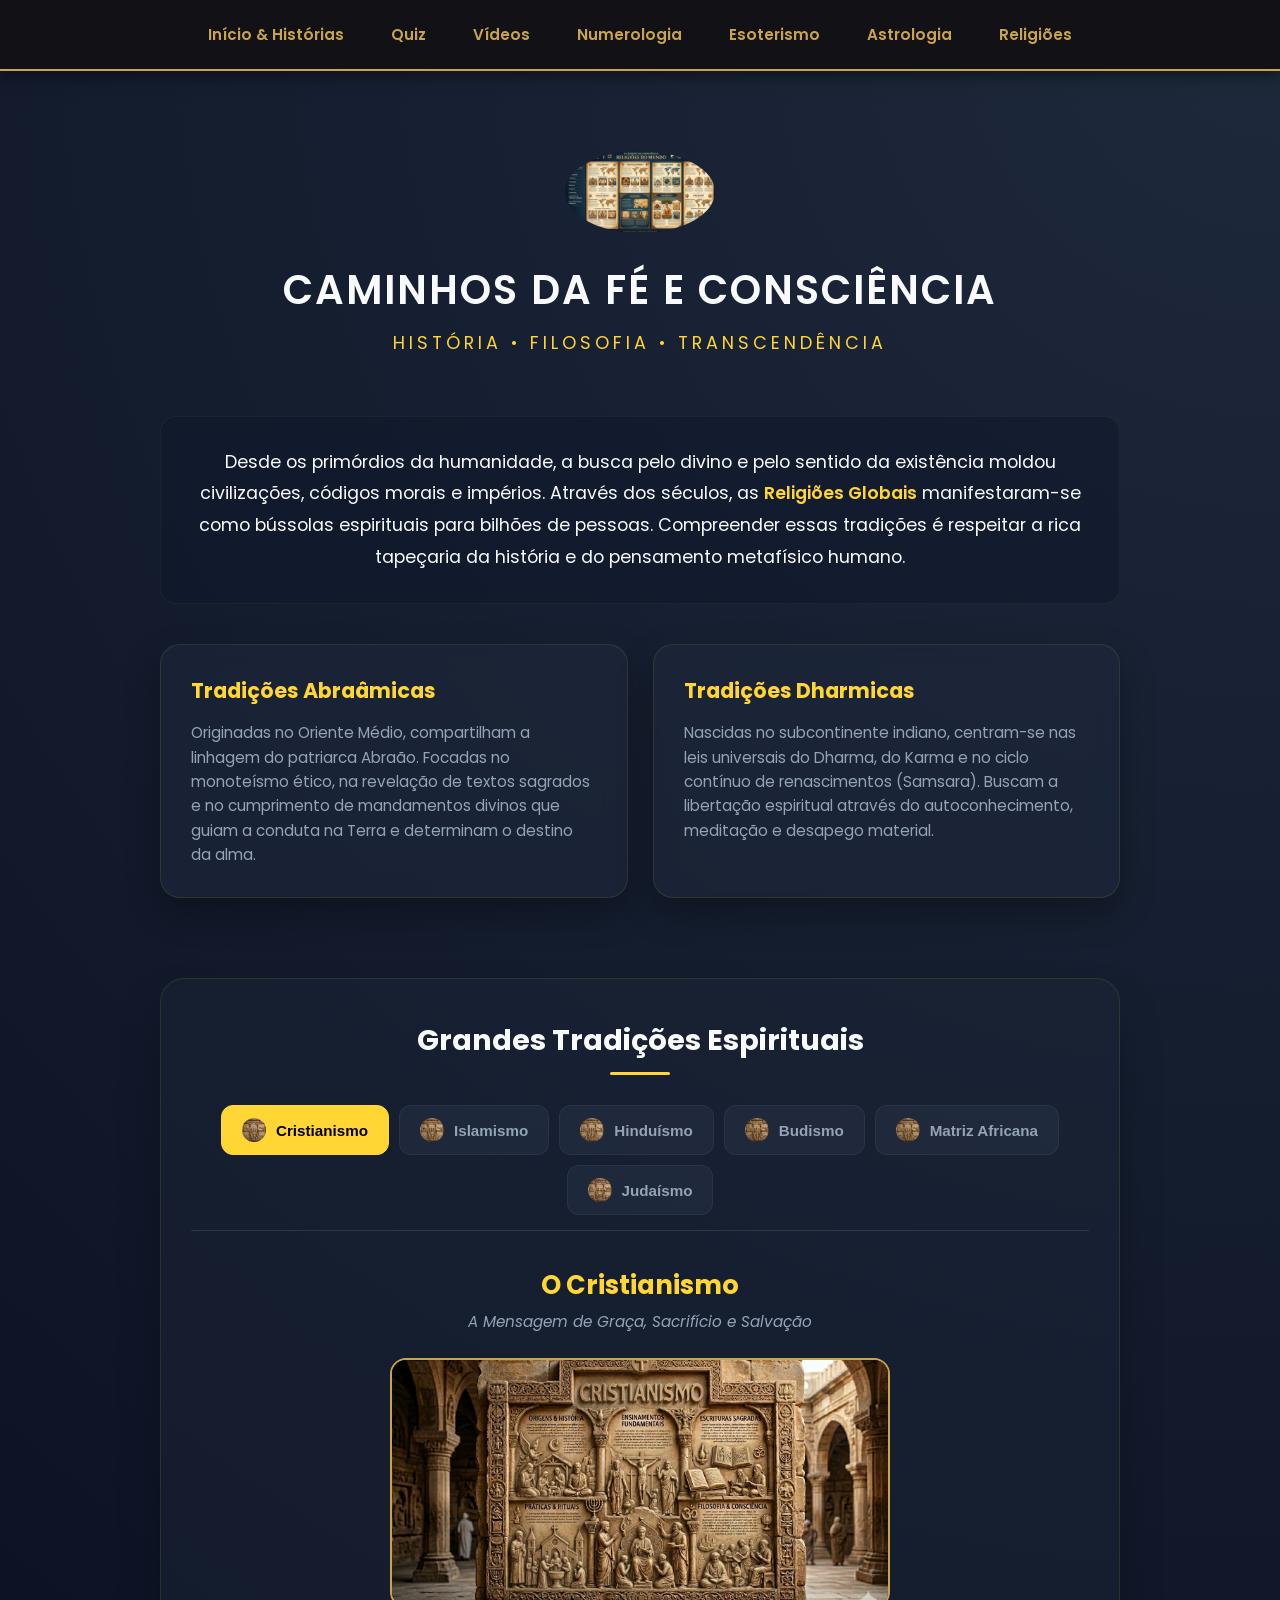
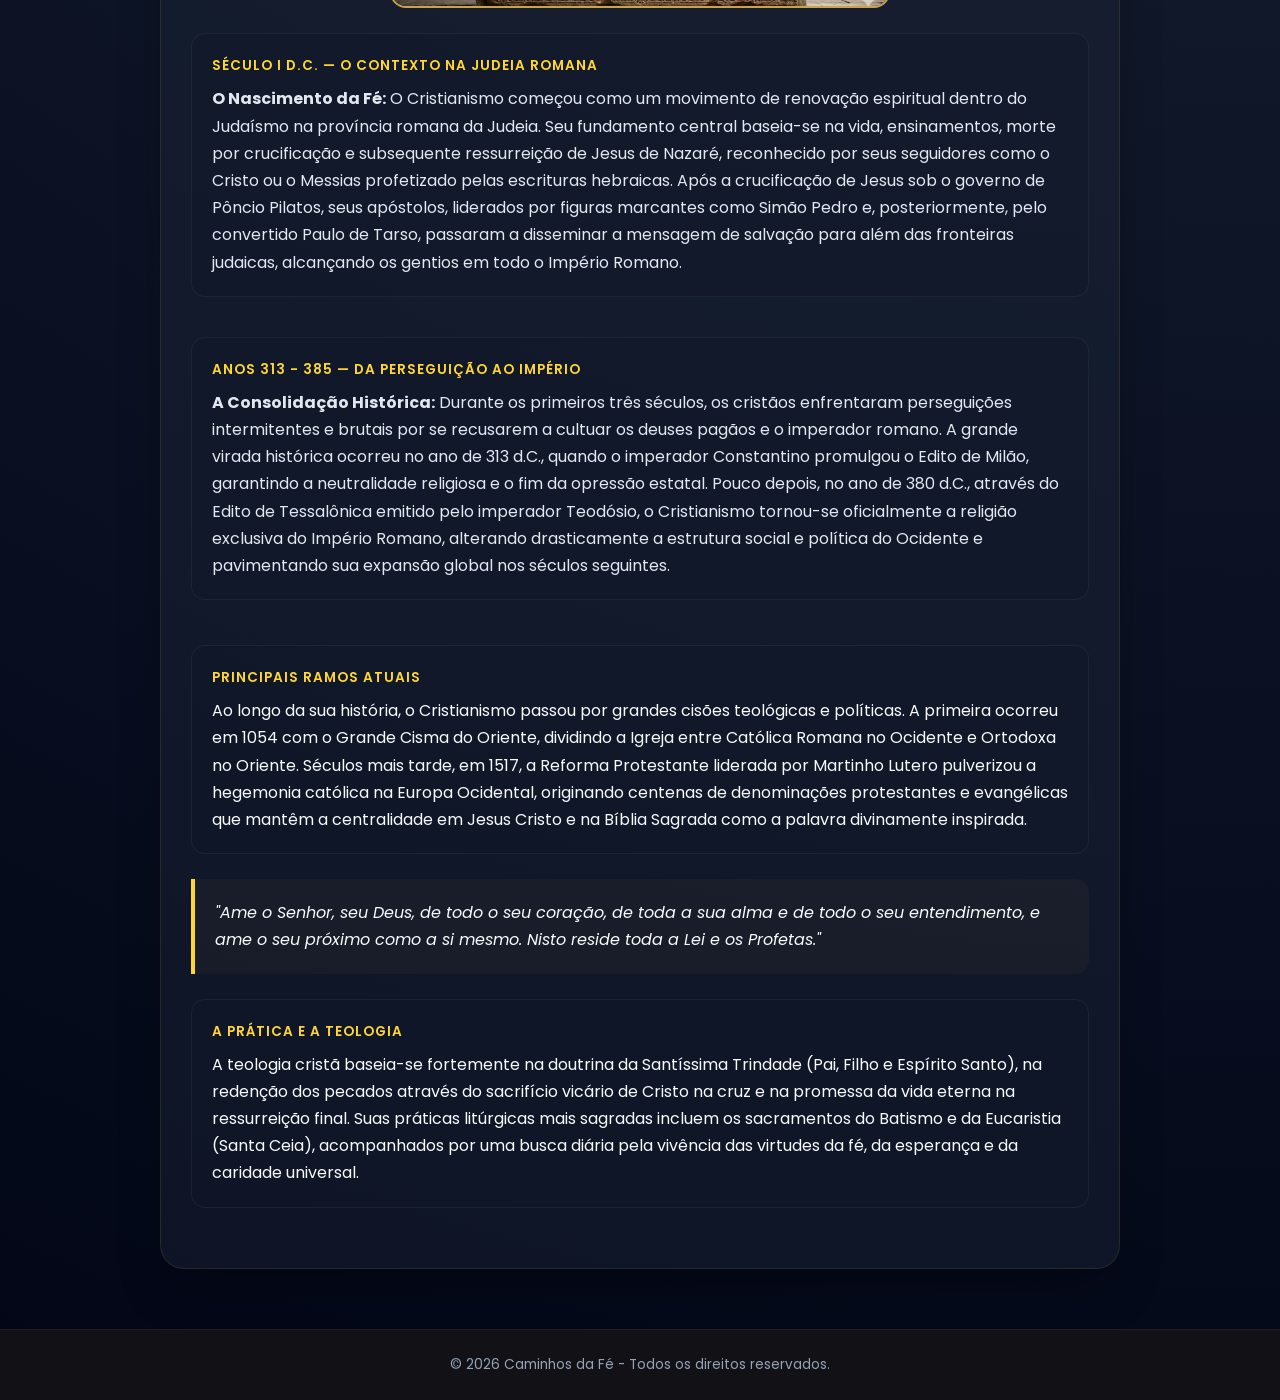
<file: religioes.html>
<!DOCTYPE html>
<html lang="pt-br">
<head>
    <meta charset="UTF-8">
    <meta name="viewport" content="width=device-width, initial-scale=1.0">
    <title>Caminhos da Fé | Religiões e Espiritualidade Mundial</title>
    <link href="https://fonts.googleapis.com/css2?family=Poppins:wght@300;400;600&display=swap" rel="stylesheet">
    <style>
        :root {
            --primary: #ffd633;
            --primary-dark: #c9a44c;
            --bg: #020617;
            --card-bg: rgba(30, 41, 59, 0.6);
            --text: #f8fafc;
            --text-muted: #94a3b8;
        }

        * {
            box-sizing: border-box;
            margin: 0;
            padding: 0;
        }

        body {
            font-family: 'Poppins', sans-serif;
            background: radial-gradient(circle at top right, #1e293b, #020617);
            color: var(--text);
            min-height: 100vh;
            display: flex;
            flex-direction: column;
            align-items: center;
            overflow-x: hidden;
        }

        /* HEADER & NAVEGAÇÃO */
        header {
            width: 100%;
            background: #111116;
            border-bottom: 2px solid var(--primary-dark);
            box-shadow: 0 4px 15px rgba(0,0,0,0.5);
            z-index: 100;
        }

        header nav {
            display: flex;
            justify-content: center;
            flex-wrap: wrap;
            gap: 15px;
            max-width: 1200px;
            margin: 0 auto;
            padding: 15px 20px;
        }

        header nav a {
            color: var(--primary-dark);
            text-decoration: none;
            font-weight: 600;
            font-size: 0.95rem;
            padding: 8px 16px;
            border-radius: 4px;
            transition: all 0.3s ease;
        }

        header nav a:hover {
            background: rgba(201, 164, 76, 0.15);
            color: var(--primary);
        }

        /* HERO SECTION */
        .hero {
            text-align: center;
            padding: 60px 20px;
            width: 100%;
            max-width: 800px;
            margin-top: 20px;
        }

        .hero img {
            max-width: 150px;
            height: auto;
            margin-bottom: 20px;
            border-radius: 50%;
        }

        .hero h1 {
            font-size: 2.5rem;
            font-weight: 600;
            letter-spacing: 2px;
            color: var(--text);
            margin-bottom: 10px;
        }

        .hero p {
            font-size: 1.1rem;
            color: var(--primary);
            letter-spacing: 4px;
            text-transform: uppercase;
        }

        /* CONTEÚDO PRINCIPAL */
        .content-section {
            width: 100%;
            max-width: 1000px;
            padding: 0 20px 40px 20px;
        }

        .intro-text {
            background: rgba(15, 23, 42, 0.5);
            padding: 30px;
            border-radius: 16px;
            border: 1px solid rgba(255, 214, 51, 0.05);
            text-align: center;
            margin-bottom: 40px;
            font-size: 1.1rem;
            line-height: 1.8;
        }

        .highlight {
            color: var(--primary);
            font-weight: 600;
        }

        /* CARDS DE INTRODUÇÃO */
        .tools-grid {
            display: grid;
            grid-template-columns: repeat(auto-fit, minmax(300px, 1fr));
            gap: 25px;
            margin-bottom: 40px;
        }

        .card {
            background: var(--card-bg);
            backdrop-filter: blur(12px);
            border: 1px solid rgba(255, 214, 51, 0.1);
            padding: 30px;
            border-radius: 20px;
            box-shadow: 0 15px 35px rgba(0, 0, 0, 0.3);
            transition: transform 0.3s ease;
        }

        .card:hover {
            transform: translateY(-5px);
            border-color: var(--primary);
        }

        .card h3 {
            color: var(--primary);
            font-size: 1.3rem;
            margin-bottom: 15px;
        }

        .card p {
            color: var(--text-muted);
            line-height: 1.6;
            font-size: 0.95rem;
        }

        /* SEÇÃO CENTRAL DE HISTÓRIAS (ABAS) */
        .historias-container {
            width: 100%;
            max-width: 960px;
            background: rgba(30, 41, 59, 0.4);
            border: 1px solid rgba(255, 214, 51, 0.1);
            border-radius: 24px;
            padding: 40px 30px;
            margin-bottom: 60px;
            box-shadow: 0 25px 50px -12px rgba(0, 0, 0, 0.4);
        }

        .historias-title {
            text-align: center;
            font-size: 1.8rem;
            margin-bottom: 30px;
            color: var(--text);
            position: relative;
        }

        .historias-title::after {
            content: '';
            display: block;
            width: 60px;
            height: 3px;
            background: var(--primary);
            margin: 10px auto 0 auto;
            border-radius: 2px;
        }

        /* MENU DE ABAS */
        .tabs-menu {
            display: flex;
            justify-content: center;
            flex-wrap: wrap;
            gap: 10px;
            margin-bottom: 35px;
            border-bottom: 1px solid rgba(255, 255, 255, 0.1);
            padding-bottom: 15px;
        }

        .tab-button {
            background: rgba(51, 65, 85, 0.3);
            border: 1px solid rgba(255, 255, 255, 0.05);
            color: var(--text-muted);
            padding: 12px 20px;
            font-size: 0.95rem;
            font-weight: 600;
            border-radius: 12px;
            cursor: pointer;
            display: flex;
            align-items: center;
            gap: 10px;
            transition: all 0.3s ease;
        }

        .tab-button img {
            width: 24px;
            height: 24px;
            border-radius: 50%;
            object-fit: cover;
            background: #222;
        }

        .tab-button:hover {
            background: rgba(255, 214, 51, 0.1);
            color: var(--text);
        }

        .tab-button.active {
            background: var(--primary);
            color: #000;
            border-color: var(--primary);
        }

        /* CONTEÚDO DAS ABAS */
        .tab-content {
            display: none;
            animation: fadeIn 0.5s ease-in-out forwards;
        }

        .tab-content.active {
            display: block;
        }

        @keyframes fadeIn {
            from { opacity: 0; transform: translateY(10px); }
            to { opacity: 1; transform: translateY(0); }
        }

        .bio-header {
            margin-bottom: 25px;
            text-align: center;
        }

        .bio-header h2 {
            font-size: 1.6rem;
            color: var(--primary);
            margin-bottom: 5px;
        }

        .bio-header p {
            color: var(--text-muted);
            font-style: italic;
            font-size: 0.95rem;
        }

        /* AJUSTE SOLICITADO: Imagem na parte de cima da explicação */
        .profile-wrapper-top {
            display: flex;
            flex-direction: column;
            align-items: center;
            gap: 25px;
            margin-bottom: 25px;
            width: 100%;
        }

        .profile-pic-top {
            width: 100%;
            max-width: 500px;
            height: 250px;
            border-radius: 16px;
            object-fit: cover;
            border: 2px solid var(--primary-dark);
            background: #222;
        }

        .bio-desc {
            display: flex;
            flex-direction: column;
            gap: 20px;
            line-height: 1.7;
            color: #e2e8f0;
            width: 100%;
        }

        /* CAIXAS E ELEMENTOS ESTILIZADOS DE TEXTO */
        .timeline-box {
            background: rgba(15, 23, 42, 0.4);
            border: 1px solid rgba(255, 255, 255, 0.05);
            padding: 20px;
            border-radius: 14px;
            margin-bottom: 20px;
            line-height: 1.7;
        }

        .timeline-date {
            display: block;
            color: var(--primary);
            font-weight: 600;
            font-size: 0.85rem;
            text-transform: uppercase;
            margin-bottom: 8px;
            letter-spacing: 1px;
        }

        .box-destaque {
            border-left: 4px solid var(--primary-dark);
            background: rgba(201, 164, 76, 0.05);
            padding: 20px;
            border-radius: 0 14px 14px 0;
            margin: 25px 0;
            font-style: italic;
            line-height: 1.7;
        }

        .box-vintage {
            background: rgba(17, 24, 39, 0.6);
            border: 1px dashed rgba(255, 214, 51, 0.3);
            padding: 25px;
            border-radius: 16px;
            margin: 25px 0;
            line-height: 1.7;
        }

        .box-vintage h3 {
            color: var(--primary);
            margin-bottom: 10px;
            font-size: 1.1rem;
        }

        .grid-dois-campos {
            display: grid;
            grid-template-columns: repeat(auto-fit, minmax(250px, 1fr));
            gap: 20px;
            margin-top: 25px;
        }

        .campo-item {
            background: rgba(15, 23, 42, 0.6);
            padding: 20px;
            border-radius: 12px;
            border-bottom: 3px solid var(--primary-dark);
        }

        .campo-item h4 {
            color: var(--text);
            margin-bottom: 8px;
            font-size: 1.05rem;
        }

        .campo-item p {
            color: var(--text-muted);
            font-size: 0.9rem;
            line-height: 1.6;
        }

        /* RODAPÉ */
        footer {
            width: 100%;
            background: #111116;
            text-align: center;
            padding: 25px;
            color: var(--text-muted);
            font-size: 0.85rem;
            border-top: 1px solid rgba(255, 255, 255, 0.05);
            margin-top: auto;
        }

        /* RESPONSIVIDADE */
        @media (max-width: 768px) {
            .hero h1 { font-size: 2rem; }
            .historias-container { padding: 25px 15px; }
            .tab-button { width: 100%; justify-content: center; }
            .profile-pic-top { height: 180px; }
        }
    </style>
</head>
<body>

 
<header>
    <nav>
        <a href="index.html">Início & Histórias</a>
        <a href="quiz.html">Quiz</a>
        <a href="midia.html">Vídeos</a>
        <a href="numerologia.html">Numerologia</a>
        <a href="esoterismo.html">Esoterismo</a>
        <a href="astrologia.html">Astrologia </a>
        <a href="religioes.html">Religiões </a>
    </nav>
</header>   



    <!-- Apresentação Hero -->
    <section class="hero">
        <img src="imagem/religiao/religioes.png" alt="Logo Sagrado e Fé">
        <h1>CAMINHOS DA FÉ E CONSCIÊNCIA</h1>
        <p>História • Filosofia • Transcendência</p>
    </section>

    <!-- Conteúdo Introdutório Principal -->
    <main class="content-section">
        <div class="intro-text">
            <p>Desde os primórdios da humanidade, a busca pelo divino e pelo sentido da existência moldou civilizações, códigos morais e impérios. Através dos séculos, as <span class="highlight">Religiões Globais</span> manifestaram-se como bússolas espirituais para bilhões de pessoas. Compreender essas tradições é respeitar a rica tapeçaria da história e do pensamento metafísico humano.</p>
        </div>

        <div class="tools-grid">
            <div class="card">
                <h3>Tradições Abraâmicas</h3>
                <p>Originadas no Oriente Médio, compartilham a linhagem do patriarca Abraão. Focadas no monoteísmo ético, na revelação de textos sagrados e no cumprimento de mandamentos divinos que guiam a conduta na Terra e determinam o destino da alma.</p>
            </div>

            <div class="card">
                <h3>Tradições Dharmicas</h3>
                <p>Nascidas no subcontinente indiano, centram-se nas leis universais do Dharma, do Karma e no ciclo contínuo de renascimentos (Samsara). Buscam a libertação espiritual através do autoconhecimento, meditação e desapego material.</p>
            </div>
        </div>
    </main>

    <!-- ====================================================
         SEÇÃO CENTRAL DE RELIGIÕES INTEGRADA
         ==================================================== -->
    <section class="historias-container">
        <h2 class="historias-title">Grandes Tradições Espirituais</h2>
        
        <!-- Menu de Navegação por Abas -->
        <div class="tabs-menu">
            <button class="tab-button active" onclick="openTab(event, 'cristianismo')">
                <img src="imagem/religiao/cristianismo.png" alt="Cristianismo"> Cristianismo
            </button>
            <button class="tab-button" onclick="openTab(event, 'islamismo')">
                <img src="imagem/religiao/islamismo.png" alt="Islamismo"> Islamismo
            </button>
            <button class="tab-button" onclick="openTab(event, 'hinduismo')">
                <img src="imagem/religiao/hinduismo.png" alt="Hinduísmo"> Hinduísmo
            </button>
            <button class="tab-button" onclick="openTab(event, 'budismo')">
                <img src="imagem/religiao/budismo.png" alt="Budismo"> Budismo
            </button>
            <button class="tab-button" onclick="openTab(event, 'africanas')">
                <img src="imagem/religiao/africana.png" alt="Religiões Africanas"> Matriz Africana
            </button>
            <button class="tab-button" onclick="openTab(event, 'judaismo')">
                <img src="imagem/religiao/judaismo.png" alt="Judaísmo"> Judaísmo
            </button>
        </div>

        <!-- ABA 1: CRISTIANISMO -->
        <div id="cristianismo" class="tab-content active">
            <div class="bio-header">
                <h2>O Cristianismo</h2>
                <p>A Mensagem de Graça, Sacrifício e Salvação</p>
            </div>
            
            <div class="profile-wrapper-top">
                <!-- Imagem colada na parte de cima da explicação -->
                <img src="imagem/religiao/cristianismo.png" alt="Imagem Cristianismo" class="profile-pic-top">
                
                <div class="bio-desc">
                    <div class="timeline-box">
                        <span class="timeline-date">Século I d.C. — O Contexto na Judeia Romana</span>
                        <strong>O Nascimento da Fé:</strong> O Cristianismo começou como um movimento de renovação espiritual dentro do Judaísmo na província romana da Judeia. Seu fundamento central baseia-se na vida, ensinamentos, morte por crucificação e subsequente ressurreição de Jesus de Nazaré, reconhecido por seus seguidores como o Cristo ou o Messias profetizado pelas escrituras hebraicas.
                        Após a crucificação de Jesus sob o governo de Pôncio Pilatos, seus apóstolos, liderados por figuras marcantes como Simão Pedro e, posteriormente, pelo convertido Paulo de Tarso, passaram a disseminar a mensagem de salvação para além das fronteiras judaicas, alcançando os gentios em todo o Império Romano.
                    </div>
                    
                    <div class="timeline-box">
                        <span class="timeline-date">Anos 313 - 385 — Da Perseguição ao Império</span>
                        <strong>A Consolidação Histórica:</strong> Durante os primeiros três séculos, os cristãos enfrentaram perseguições intermitentes e brutais por se recusarem a cultuar os deuses pagãos e o imperador romano. A grande virada histórica ocorreu no ano de 313 d.C., quando o imperador Constantino promulgou o Edito de Milão, garantindo a neutralidade religiosa e o fim da opressão estatal. 
                        Pouco depois, no ano de 380 d.C., através do Edito de Tessalônica emitido pelo imperador Teodósio, o Cristianismo tornou-se oficialmente a religião exclusiva do Império Romano, alterando drasticamente a estrutura social e política do Ocidente e pavimentando sua expansão global nos séculos seguintes.
                    </div>
                </div>
            </div>
            
            <div class="timeline-box">
                <span class="timeline-date">Principais Ramos Atuais</span>
                <p>Ao longo da sua história, o Cristianismo passou por grandes cisões teológicas e políticas. A primeira ocorreu em 1054 com o Grande Cisma do Oriente, dividindo a Igreja entre Católica Romana no Ocidente e Ortodoxa no Oriente. Séculos mais tarde, em 1517, a Reforma Protestante liderada por Martinho Lutero pulverizou a hegemonia católica na Europa Ocidental, originando centenas de denominações protestantes e evangélicas que mantêm a centralidade em Jesus Cristo e na Bíblia Sagrada como a palavra divinamente inspirada.</p>
            </div>

            <div class="box-destaque" style="border-left-color: #ffd633;">
                "Ame o Senhor, seu Deus, de todo o seu coração, de toda a sua alma e de todo o seu entendimento, e ame o seu próximo como a si mesmo. Nisto reside toda a Lei e os Profetas."
            </div>

            <div class="timeline-box">
                <span class="timeline-date">A Prática e a Teologia</span>
                <p>A teologia cristã baseia-se fortemente na doutrina da Santíssima Trindade (Pai, Filho e Espírito Santo), na redenção dos pecados através do sacrifício vicário de Cristo na cruz e na promessa da vida eterna na ressurreição final. Suas práticas litúrgicas mais sagradas incluem os sacramentos do Batismo e da Eucaristia (Santa Ceia), acompanhados por uma busca diária pela vivência das virtudes da fé, da esperança e da caridade universal.</p>
            </div>
        </div>


        <!-- ABA 3: JUDAÍSMO -->
        <div id="judaismo" class="tab-content">
            <div class="bio-header">
                <h2>O Judaísmo</h2>
                <p>A Aliança Eterna, a Lei e a Identidade de um Povo</p>
            </div>
            <div class="profile-wrapper-top">
                <img src="imagem/religiao/judaismo.png" alt="Imagem Judaísmo" class="profile-pic-top">
                <div class="bio-desc">
                    <div class="timeline-box">
                        <span class="timeline-date">Cerca de 1800 a.C. — Abraão e o Monoteísmo Ético</span>
                        <strong>A Origem e a Promessa:</strong> O Judaísmo é uma das religiões mais antigas do mundo e a pioneira no monoteísmo ético absoluto. Sua trajetória começa com a figura do patriarca Abraão, que rompeu com as tradições politeístas da Mesopotâmia para seguir a voz de um Deus único, que lhe prometeu uma descendência e uma Terra Prometida. Diferente das outras religiões antigas, o Deus do Judaísmo não estava atado a formas físicas ou fenômenos naturais, mas sim à justiça, à moralidade e à história humana.
                    </div>
                    <div class="timeline-box">
                        <span class="timeline-date">Cerca de 1300 a.C. — Moisés, o Êxodo e a Torá</span>
                        <strong>A Entrega da Lei divina:</strong> O momento definitivo da consolidação do Judaísmo ocorreu com o Êxodo, a libertação dos hebreus da escravidão no Egito sob a liderança de Moisés. No Monte Sinai, o povo selou uma aliança com Deus e recebeu as Tábuas da Lei e a Torá (os cinco primeiros livros da Bíblia). A Torá não é apenas um livro de teologia, mas uma constituição espiritual e social completa que dita desde a alimentação (regras *Kosher*) até os padrões de justiça e celebração do *Shabbat* (o descanso sagrado).
                    </div>
                </div>
            </div>
            <div class="timeline-box">
                <span class="timeline-date">Resiliência, Diáspora e Preservação Cultural</span>
                <p>A história judaica é marcada pela resiliência. Após a destruição do Segundo Templo de Jerusalém pelos romanos no ano 70 d.C., o povo judeu foi dispersado pelo mundo (a Diáspora). Sem um templo físico ou uma pátria, a religião sobreviveu e se adaptou em torno das sinagogas, do estudo rigoroso dos textos sagrados no *Talmud* e do papel dos rabinos (mestres). O Judaísmo é tanto uma fé quanto uma herança comunitária e cultural intrincada, onde a lembrança da história e o cumprimento dos mandamentos divinos (*Mitzvot*) garantem a continuidade da identidade através das gerações.</p>
            </div>
            <div class="box-vintage">
                <h3>O Alicerce Sagrado: Shemá Israel</h3>
                <p>“Ouve, ó Israel, o Senhor nosso Deus é o único Senhor.” Este versículo, o *Shemá*, sintetiza o coração do pensamento judaico. Ele exige o reconhecimento da unidade indivisível de Deus e o compromisso ético de transmitir essa verdade e a justiça social de pais para filhos, mantendo viva a memória de seus ancestrais.</p>
            </div>
        </div>

        <!-- ABA 2: ISLAMISMO -->
        <div id="islamismo" class="tab-content">
            <div class="bio-header">
                <h2>O Islamismo</h2>
                <p>Submissão à Vontade do Criador Único</p>
            </div>
            
            <div class="profile-wrapper-top">
                <!-- Imagem colada na parte de cima da explicação -->
                <img src="imagem/religiao/islamismo.png" alt="Imagem Islamismo" class="profile-pic-top">
                
                <div class="bio-desc">
                    <p><strong>O Islã</strong> é a religião que mais cresce no mundo contemporâneo, fundamentada na submissão total a Allah (Deus Único). A história do Islã tem início na Península Arábica no ano de 610 d.C., quando o Profeta Muhammad (Maomé), durante um período de reclusão meditativa na caverna de Hira, recebeu as primeiras revelações divinas por meio do Arcanjo Gabriel. Essas revelações foram memorizadas e registradas ao longo de vinte e três anos, resultando no Alcorão Sagrado, o livro considerado a palavra literal e inalterada de Deus.</p>
                    <p>O ano de 622 d.C. marca um evento central para o Islã: a Hégira, que foi a migração forçada de Muhammad e seus seguidores da cidade de Meca para Medina devido às fortes perseguições dos clãs pagãos locais. Esse episódio simboliza a fundação da primeira comunidade islâmica organizada (Ummah) e serve como o marco inicial para a contagem do calendário islâmico.</p>
                </div>
            </div>

            <div class="box-vintage">
                <h3>Os Cinco Pilares do Islã</h3>
                <p>A prática de vida de todo muçulmano é rigidamente ancorada em cinco deveres essenciais: 1. A Shahada (testemunho de fé de que não há divindade além de Allah e Muhammad é Seu servo e mensageiro); 2. O Salat (as cinco orações diárias obrigatórias voltadas em direção à Caaba em Meca); 3. O Zakat (a doação anual obrigatória de uma porcentagem dos bens para os necessitados); 4. O Sawm (o jejum ritual diário durante o mês sagrado do Ramadã); e 5. O Hajj (a peregrinação sagrada à Meca que deve ser realizada ao menos uma vez na vida por aqueles que possuem condições financeiras e físicas).</p>
            </div>

            <div class="grid-dois-campos">
                <div class="campo-item">
                    <h4>Ramo Sunita</h4>
                    <p>Representa a maioria absoluta dos muçulmanos (cerca de 85% a 90%). Defende que o líder da comunidade (Califa) após a morte de Muhammad deveria ser escolhido por consenso com base nas virtudes e na Sunnah (tradição do profeta).</p>
                </div>
                <div class="campo-item">
                    <h4>Ramo Xiita</h4>
                    <p>Surgiu a partir da divergência política e espiritual sobre a sucessão legítima. Afirmam que a liderança da comunidade islâmica pertencia por direito divino e hereditário exclusivamente à linhagem direta do profeta, começando por seu genro Ali.</p>
                </div>
            </div>
        </div>

        <!-- ABA 3: HINDUÍSMO -->
        <div id="hinduismo" class="tab-content">
            <div class="bio-header">
                <h2>O Hinduísmo</h2>
                <p>A Eterna Lei Universal e os Ciclos da Alma</p>
            </div>
            
            <div class="profile-wrapper-top">
                <!-- Imagem colada na parte de cima da explicação -->
                <img src="imagem/religiao/hinduismo.png" alt="Imagem Hinduísmo" class="profile-pic-top">
                
                <div class="bio-desc">
                    <p>O <strong>Hinduísmo</strong>, também conhecido como *Sanatana Dharma* (a ordem eterna), difere substancialmente das religiões abraâmicas por não possuir um fundador histórico único, uma estrutura eclesiástica centralizada ou um único texto dogmático regulador. Suas raízes são incrivelmente profundas, remontando a mais de 1500 a.C. no vale do Rio Indo, integrando uma vasta gama de tradições locais, práticas espirituais, correntes filosóficas e sistemas cosmológicos complexos.</p>
                    <p>A base documental mais antiga do Hinduísmo encontra-se nos *Vedas*, uma coleção épica de hinos, rituais e mantras sagrados revelados aos antigos sábios (*rishis*). Posteriormente, os textos dos *Upanishads*, o *Bhagavad Gita* e as epopeias do *Ramayana* e *Mahabharata* expandiram a filosofia espiritual hindu, abordando a natureza íntima da alma humana (*Atman*) e sua profunda identidade unificada com o Espírito Universal Cósmico (*Brahman*).</p>
                </div>
            </div>

            <div class="box-vintage">
                <h3>Os Pilares Filosóficos: Karma e Samsara</h3>
                <p>A metafísica hindu está fundamentada na lei inabalável do Karma (ação e reação), onde cada pensamento e ato gera uma consequência correspondente que molda a realidade presente e futura do indivíduo. A alma é vista como prisioneira do Samsara (o ciclo perpétuo de mortes e renascimentos). O grande objetivo supremo da existência humana é atingir o *Moksha*, que consiste na libertação definitiva desse ciclo doloroso de reencarnações através do despertar espiritual e da dissolução do ego individual em Brahman.</p>
            </div>

            <div class="box-destaque">
                <h3>A Diversidade Divina</h3>
                <p>Embora seja frequentemente percebido de fora como uma fé estritamente politeísta devido aos seus milhões de deuses, as correntes filosóficas hindus mais proeminentes veem as diferentes divindades (como Brahma o Criador, Vishnu o Preservador e Shiva o Destruidor) como facetas, avatares ou manifestações antropomórficas personalizadas de uma única Realidade Divina Suprema e Sem Forma que tudo permeia.</p>
            </div>
        </div>

        <!-- ABA 4: BUDISMO -->
        <div id="budismo" class="tab-content">
            <div class="bio-header">
                <h2>O Budismo</h2>
                <p>O Caminho do Meio para a Iluminação e o Fim do Sofrimento</p>
            </div>
            
            <div class="profile-wrapper-top">
                <!-- Imagem colada na parte de cima da explicação -->
                <img src="imagem/religiao/budismo.png" alt="Imagem Budismo" class="profile-pic-top">
                
                <div class="bio-desc">
                    <p>O <strong>Budismo</strong> desenvolveu-se na Índia antiga por volta do século VI a.C., fundado a partir da experiência transformadora de Siddhartha Gautama, um príncipe do clã Shakya que abandonou os luxos de seu palácio para buscar uma solução definitiva para a velhice, a doença e a morte. Após anos de asceticismo extremo e profunda meditação sob a árvore Bodhi, ele alcançou o estado de iluminação espiritual pura, tornando-se o Buda, o Desperto.</p>
                    <p>A essência prática de seus ensinamentos (Dharma) foi proclamada em seu primeiro sermão nas "As Quatro Nobres Verdades": 1. A existência está inevitavelmente associada ao sofrimento ou insatisfação (*Dukkha*); 2. A origem do sofrimento está no apego egoísta e no desejo ardente (*Tanha*); 3. A cessação do sofrimento é plenamente possível eliminando o desejo; 4. O caminho para a extinção do desejo é a prática do Nobre Caminho Óctuplo, um guia de conduta ética, disciplina mental e sabedoria.</p>
                </div>
            </div>

            <div class="box-destaque">
                <h3>O Nobre Caminho Óctuplo e o Nirvana</h3>
                <p>O Caminho Óctuplo propõe o equilíbrio perfeito em oito aspectos da vida: Compreensão Correta, Pensamento Correto, Fala Correta, Ação Correta, Modo de Vida Correto, Esforço Correto, Atenção Plena Correta e Concentração Correta. Através dessa conduta equilibrada que evita os extremos do hedonismo e da automutilação, o praticante purifica sua mente, quebra os laços ilusórios da ignorância existencial e atinge o *Nirvana*: o estado transcendental de paz absoluta, extinção do ego e libertação dos renascimentos.</p>
            </div>
        </div>


        <!-- ABA 6: RELIGIÕES DE MATRIZ AFRICANA -->
        <div id="africanas" class="tab-content">
            <div class="bio-header">
                <h2>Religiões de Matriz Africana</h2>
                <p>O Culto à Natureza, a Energia do Axé e a Força dos Orixás</p>
            </div>
            <div class="profile-wrapper-top">
                <img src="imagem/religiao/africana.png" alt="Imagem Matriz Africana" class="profile-pic-top">
                <div class="bio-desc">
                    <div class="timeline-box">
                        <span class="timeline-date">Tradição Ancestral — O Culto Iorubá e Gege-Nagô</span>
                        <strong>A Força Vital e o Equilíbrio Cósmico:</strong> As religiões de matriz africana, com destaque para o Candomblé e as suas diversas vertentes desenvolvidas nas Américas, têm suas raízes nas milenares tradições da África Subsaariana, especialmente entre os povos Iorubás, Fons e Bantus. O pilar central dessa espiritualidade é o conceito de *Axé*, a energia vital cósmica e sagrada que preenche o universo, movimenta a vida e está presente na terra, nas águas, nas plantas e nos seres humanos. O divino se manifesta por meio dos *Orixás* (ou Voduns e Inkices), que são divindades que personificam as forças brutas da natureza e os ancestrais divinizados.
                    </div>
                    <div class="timeline-box">
                        <span class="timeline-date">Séculos XVI ao XIX — A Travessia e a Resistência Cultural</span>
                        <strong>O Nascimento do Candomblé no Brasil:</strong> Durante o trágico período do tráfico transatlântico de escravizados, milhões de africanos foram trazidos à força para o Brasil. Desprovidos de seus bens e de sua liberdade, eles mantiveram viva sua fé em segredo. Para sobreviver à violenta imposição do Catolicismo colonial, os negros associaram os seus Orixás aos santos católicos — um processo histórico conhecido como sincretismo religioso (onde Ogum foi associado a São Jorge, e Iemanjá a Nossa Senhora, por exemplo). Dessa fusão de resistência e preservação ancestral nasceram os primeiros terreiros estruturados na Bahia no século XIX.
                    </div>
                </div>
            </div>
            <div class="timeline-box">
                <span class="timeline-date">A Liturgia, o Terreiro e o Respeito Comunitário</span>
                <p>A prática dessas religiões é fundamentalmente comunitária e festiva, ocorrendo nos terreiros sob a liderança espiritual do Babalorixá (Pai de Santo) ou da Ialorixá (Mãe de Santo). A liturgia envolve cantos na língua sagrada (como o Iorubá), toques de tambores sagrados (Atabaques) e oferendas rituais que buscam realimentar e equilibrar o Axé do indivíduo e da comunidade. Não existe uma visão de maniqueísmo (divisão entre céu e inferno ou bem e mal absolutos); o foco principal está na busca pela harmonia individual, social e ecológica na vida terrena, respeitando profundamente o ciclo da ancestralidade.</p>
            </div>
            <div class="grid-dois-campos">
                <div class="campo-item">
                    <h4>O Candomblé</h4>
                    <p>Mantém um forte apego ritualístico e linguístico às suas raízes africanas puras de nações (como Ketu, Angola e Jeje). É uma religião de culto direto aos Orixás e às forças primordiais da natureza.</p>
                </div>
                <div class="campo-item">
                    <h4>A Umbanda</h4>
                    <p>Religião genuinamente brasileira fundada em 1908. Funde o culto aos Orixás com o Espiritismo Kardecista, o Catolicismo e o Xamanismo indígena, focando o trabalho espiritual na caridade e na consulta com guias (como Pretos Velhos e Caboclos).</p>
                </div>
            </div>
        </div>

    </section>

    <!-- Rodapé Único -->
    <footer>
        &copy; 2026 Caminhos da Fé - Todos os direitos reservados.
    </footer>

    <!-- SCRIPT DE INTEGRAÇÃO DAS ABAS -->
    <script>
        function openTab(evt, tabName) {
            var i, tabcontent, tablinks;
            tabcontent = document.getElementsByClassName("tab-content");
            for (i = 0; i < tabcontent.length; i++) {
                tabcontent[i].className = tabcontent[i].className.replace(" active", "");
            }

            tablinks = document.getElementsByClassName("tab-button");
            for (i = 0; i < tablinks.length; i++) {
                tablinks[i].className = tablinks[i].className.replace(" active", "");
            }

            document.getElementById(tabName).className += " active";
            evt.currentTarget.className += " active";
        }
    </script>

</body>
</html>
</file>
<file: estilo.css>
/* estilo.css - Identidade Visual Instinto Superior */
:root {
    --fundo: #0f0f12;
    --card-bg: #1a1a2e;
    --dourado: #c9a227;
    --texto: #e0e0e0;
    --ciano: #06b6d4;
    --vermelho-maike: #b21f1f;
}

body {
    font-family: 'Segoe UI', Tahoma, Geneva, Verdana, sans-serif;
    background-color: var(--fundo);
    color: var(--texto);
    margin: 0;
    line-height: 1.6;
}

/* ====================================================
   MENU SUPERIOR HORIZONTAL (BEM NO TOPO, UM AO LADO DO OUTRO)
   ==================================================== */
header {
    background: linear-gradient(135deg, #1a1a2e 0%, #16213e 100%);
    padding: 15px 0; /* Diminuído para ocupar menos espaço vertical */
    text-align: center;
    border-bottom: 2px solid var(--dourado);
    position: sticky; /* Mantém o menu fixo no topo ao rolar a página */
    top: 0;
    z-index: 1000;
}

header nav {
    display: flex;
    justify-content: center; /* Centraliza horizontalmente os itens */
    align-items: center;
    gap: 25px; /* Espaçamento exato entre um link e outro */
    flex-wrap: wrap; /* Se a tela for muito pequena (celular), eles quebram linha suavemente */
}

header nav a {
    color: var(--dourado);
    text-decoration: none;
    font-weight: bold;
    text-transform: uppercase;
    font-size: 0.85em;
    letter-spacing: 1px;
    transition: all 0.3s ease;
    padding: 5px 10px;
}

header nav a:hover, header nav a.active {
    color: #fff;
    text-shadow: 0 0 10px var(--dourado);
}

/* ====================================================
   LAYOUT E CARDS DAS PÁGINAS
   ==================================================== */
.content-section {
    max-width: 900px;
    margin: 0 auto;
    padding: 40px 20px;
}

.card-padrao {
    background: var(--card-bg);
    padding: 25px;
    border-radius: 10px;
    border-left: 4px solid var(--dourado);
    transition: transform 0.3s ease;
    margin-bottom: 20px;
}

.card-padrao:hover {
    transform: translateY(-5px);
    background: #232344;
}

/* Estilo das Abas de Histórias */
.tab-content {
    display: none;
    background: #161626;
    padding: 40px;
    border-radius: 12px;
    border: 1px solid #2a2a40;
    margin-top: 20px;
}

.tab-content.active {
    display: block;
    animation: fadeIn 0.5s ease;
}

@keyframes fadeIn {
    from { opacity: 0; transform: translateY(10px); }
    to { opacity: 1; transform: translateY(0); }
}
</file>
